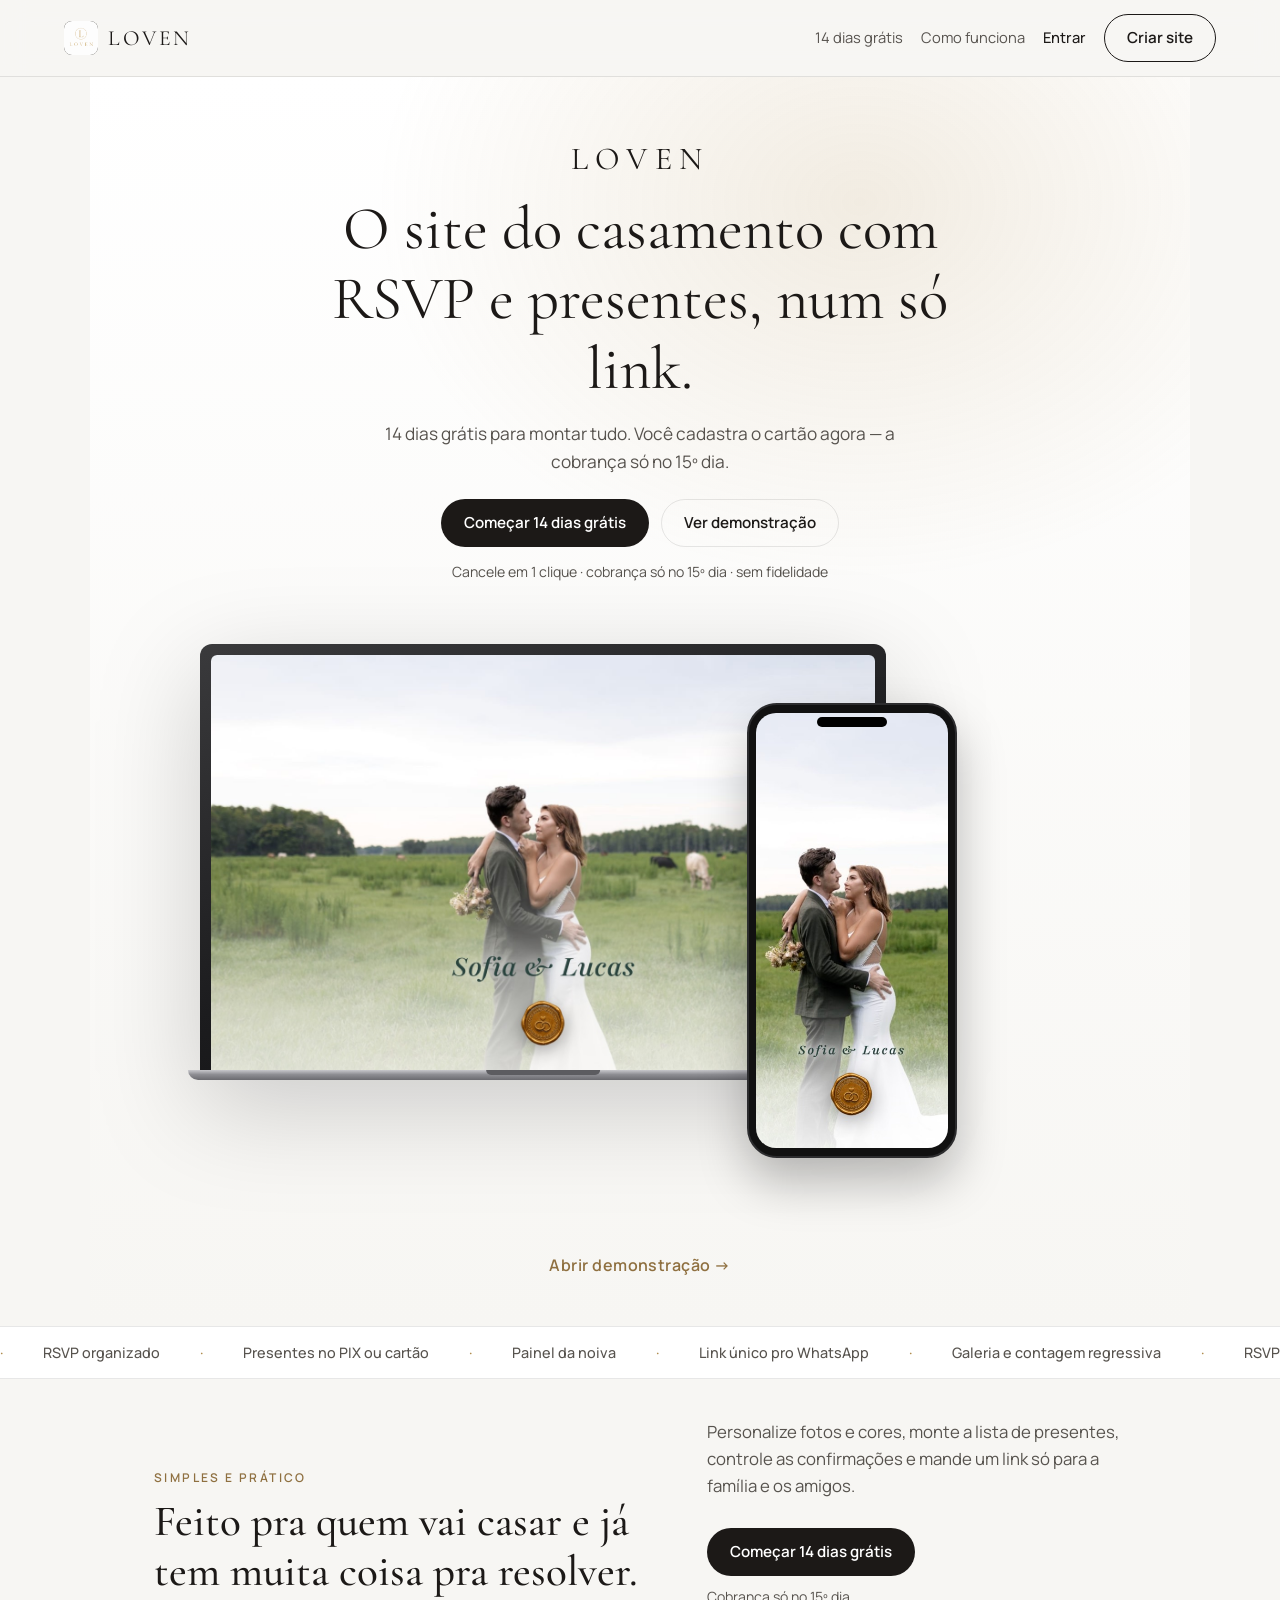
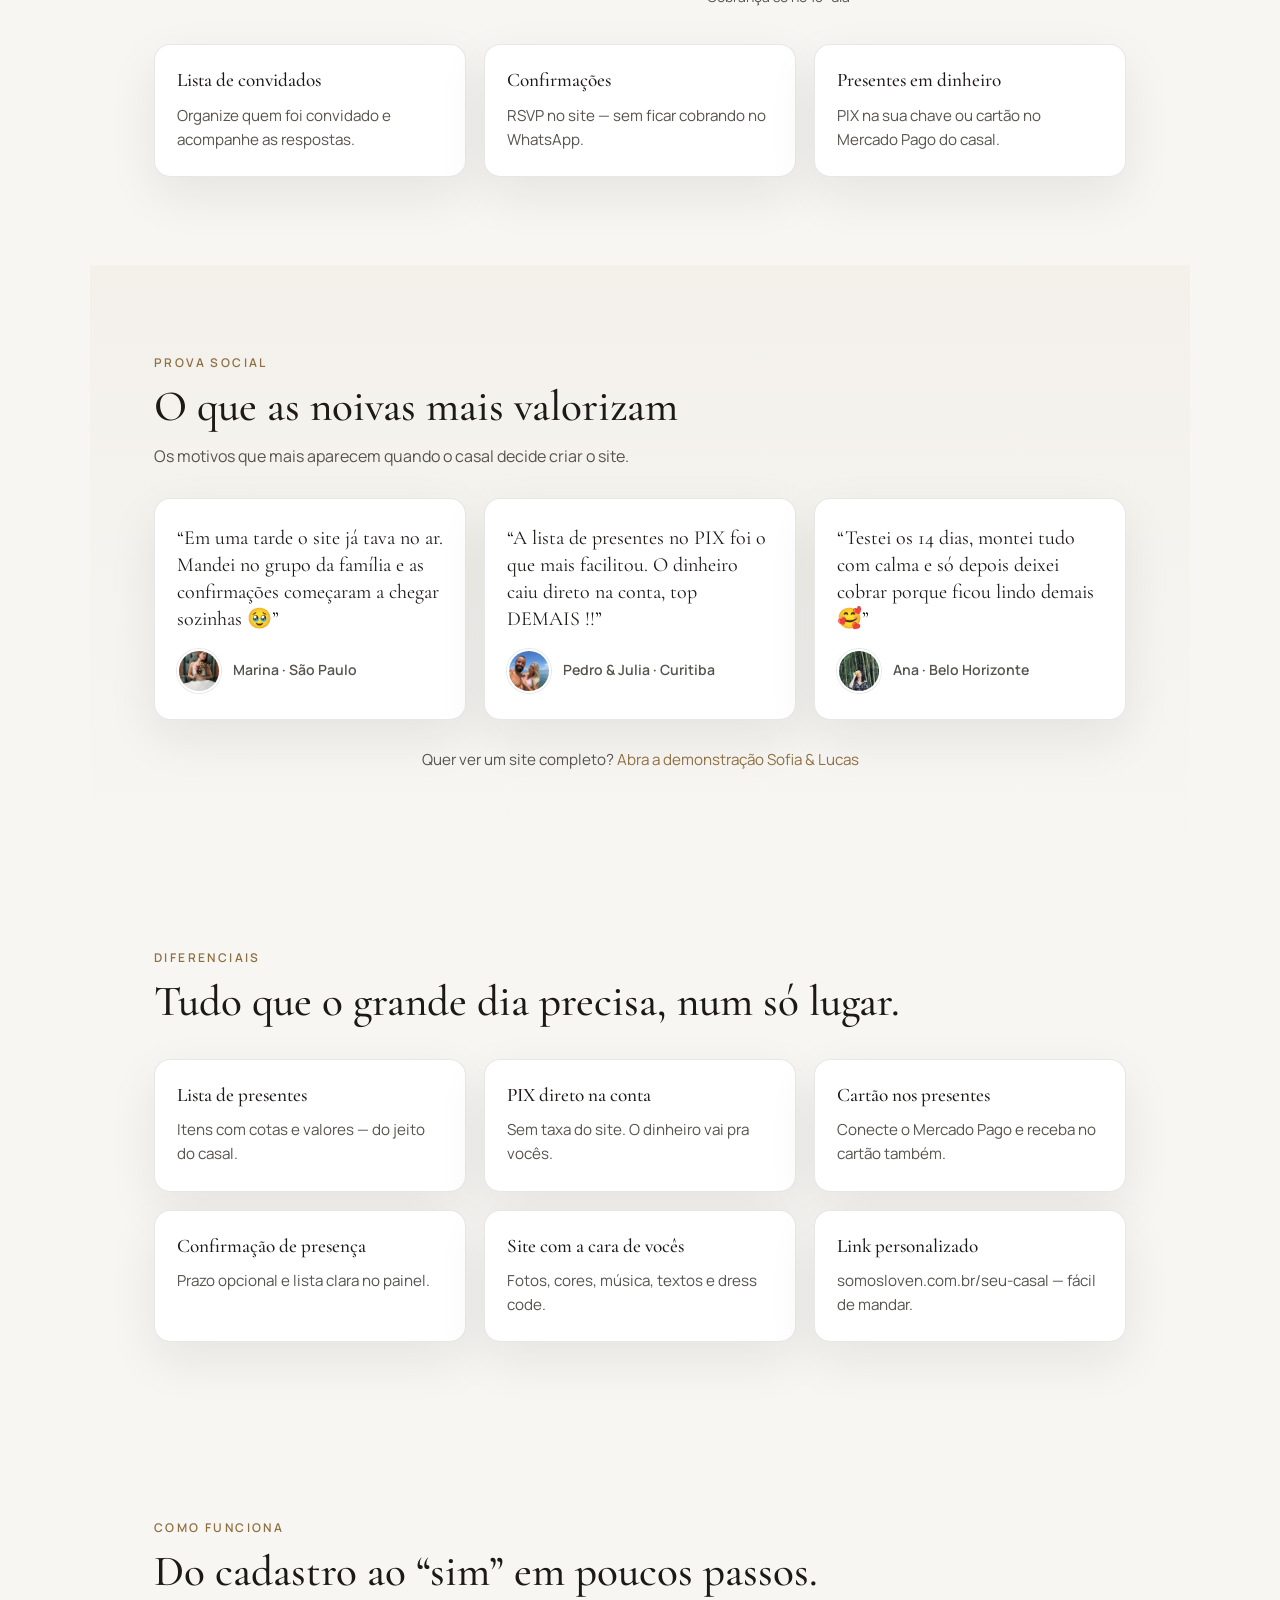
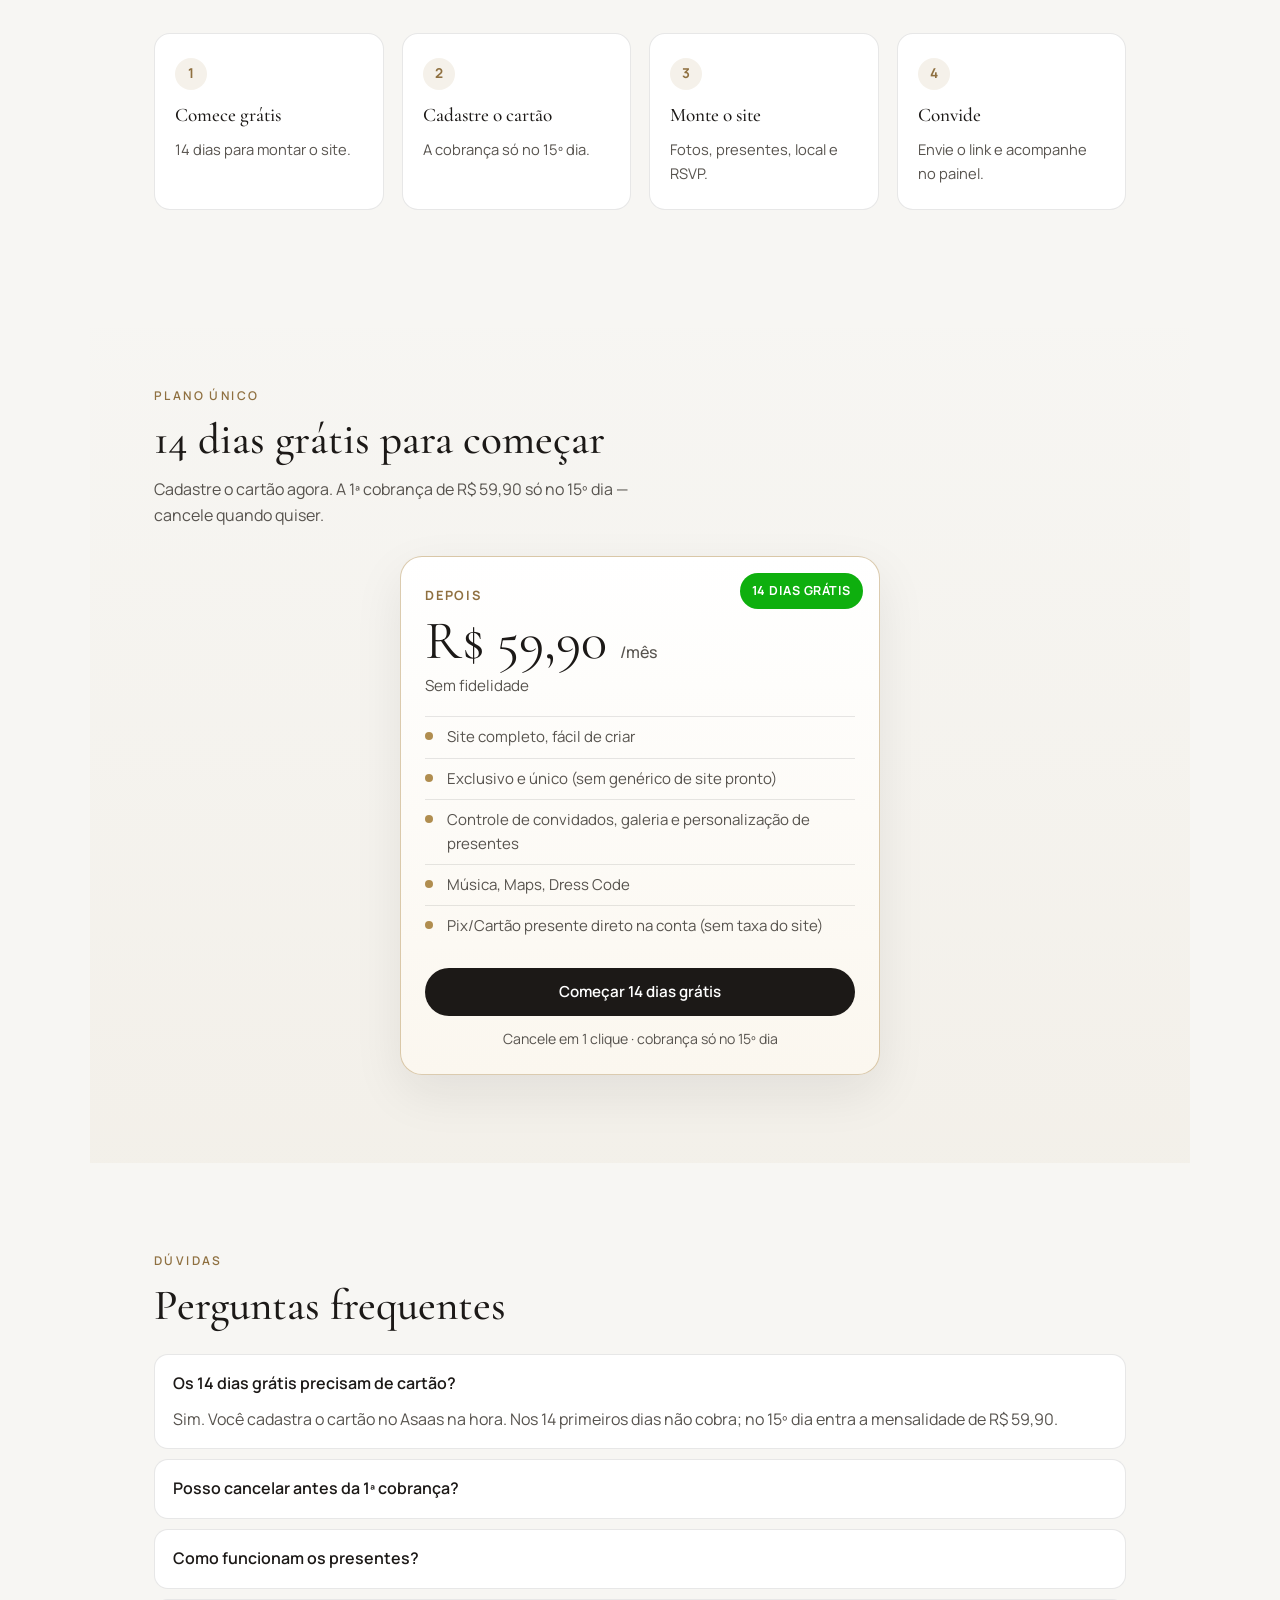
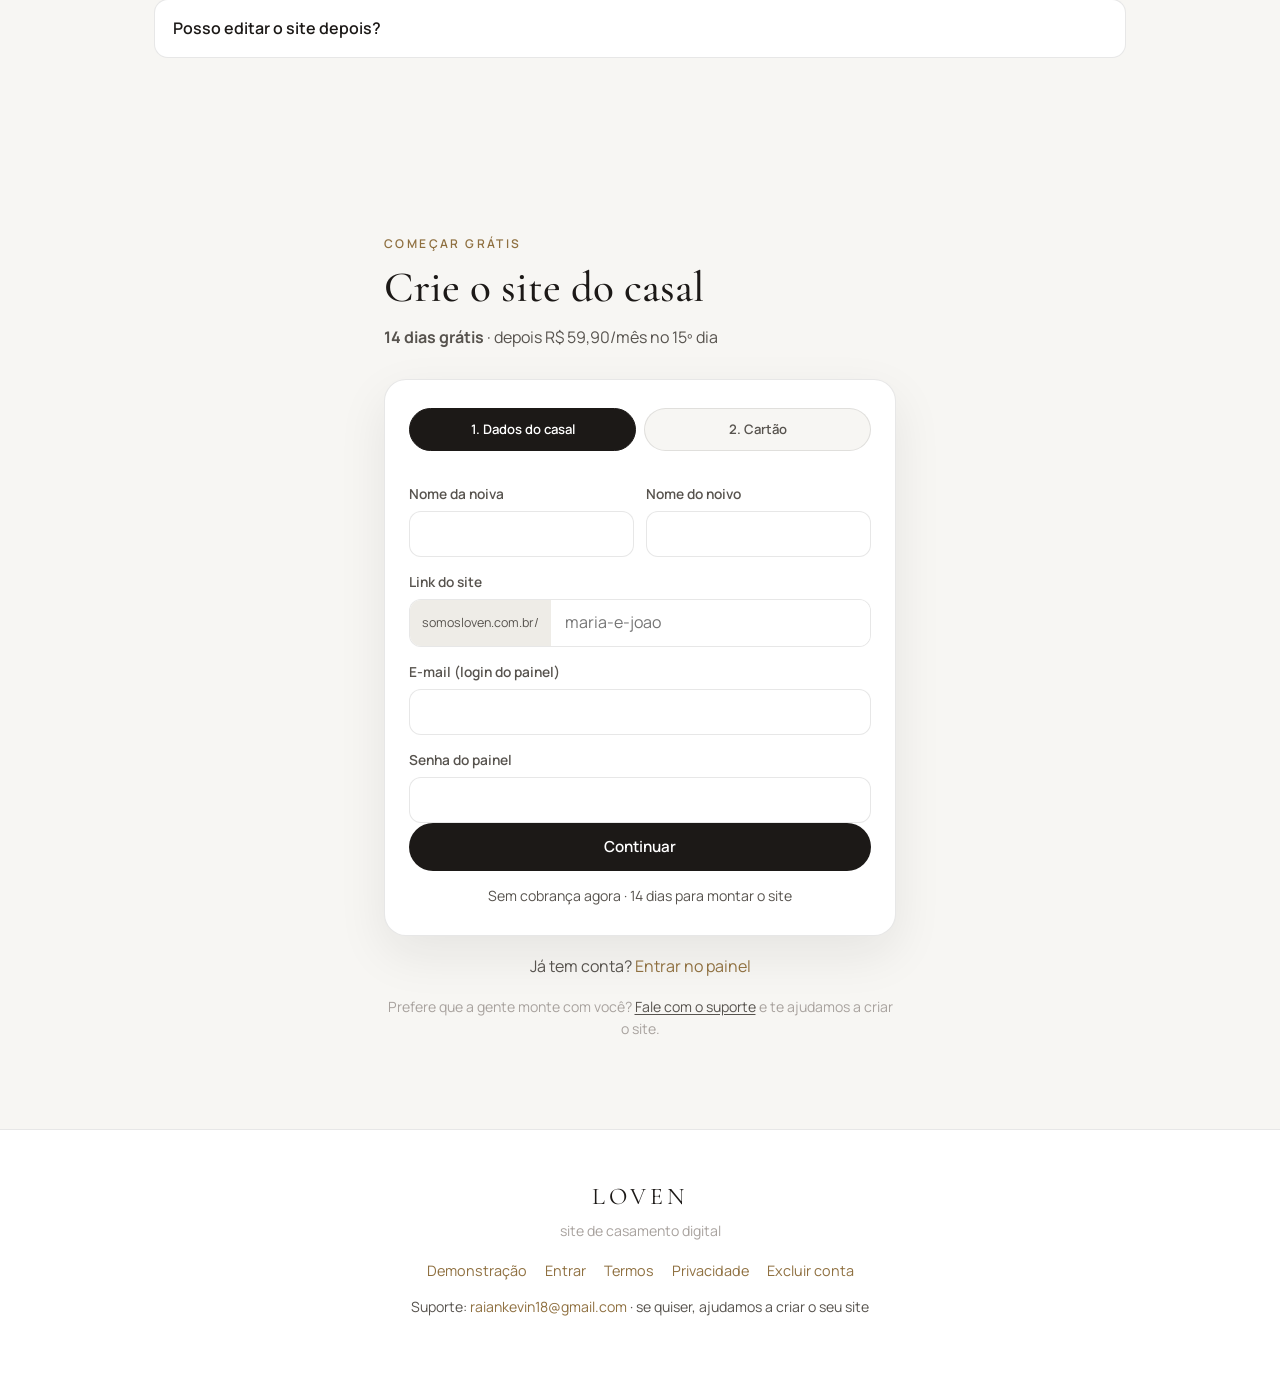
<file: index.html>
<!DOCTYPE html>
<html lang="pt-BR">
<head>
    <meta charset="UTF-8">
    <meta name="viewport" content="width=device-width, initial-scale=1.0">
    <title>Loven · site de casamento digital</title>
    <meta name="description" content="Loven — site de casamento com RSVP e presentes. 14 dias grátis com cartão; depois R$ 59,90/mês.">
    <meta name="theme-color" content="#1a1612">
    <link rel="canonical" href="https://somosloven.com.br/">
    <meta property="og:type" content="website">
    <meta property="og:locale" content="pt_BR">
    <meta property="og:site_name" content="Loven">
    <meta property="og:url" content="https://somosloven.com.br/">
    <meta property="og:title" content="Loven · site de casamento digital">
    <meta property="og:description" content="Site de casamento com RSVP e presentes. 14 dias grátis — depois R$ 59,90/mês.">
    <meta property="og:image" content="https://somosloven.com.br/imagens/og-image.jpg">
    <meta property="og:image:width" content="1200">
    <meta property="og:image:height" content="630">
    <meta name="twitter:card" content="summary_large_image">
    <meta name="twitter:title" content="Loven · site de casamento digital">
    <meta name="twitter:description" content="Site de casamento com RSVP e presentes. 14 dias grátis.">
    <meta name="twitter:image" content="https://somosloven.com.br/imagens/og-image.jpg">
    <link rel="icon" href="/favicon.ico?v=2" sizes="any">
    <link rel="icon" type="image/svg+xml" href="imagens/favicon.svg?v=2">
    <link rel="icon" type="image/png" href="imagens/favicon-96x96.png?v=2" sizes="96x96">
    <link rel="apple-touch-icon" sizes="180x180" href="imagens/apple-touch-icon.png?v=2">
    <link rel="preconnect" href="https://fonts.googleapis.com">
    <link rel="preconnect" href="https://fonts.gstatic.com" crossorigin>
    <link href="https://fonts.googleapis.com/css2?family=Cormorant+Garamond:ital,wght@0,400;0,500;0,600;1,400&family=Manrope:wght@400;500;600;700&display=swap" rel="stylesheet">
    <link rel="stylesheet" href="landing.css">
</head>
<body>
    <header class="topo">
        <a class="marca" href="./index.html">
            <img class="marca-logo" src="imagens/brand/loven-logo-monograma.png" alt="" width="36" height="36">
            <span class="marca-nome">Loven</span>
        </a>
        <nav>
            <a href="#planos" class="nav-link">14 dias grátis</a>
            <a href="#como" class="nav-link">Como funciona</a>
            <a href="https://somosloven.com.br/admin/" class="link-entrar">Entrar</a>
            <a href="#comecar" class="btn-nav">Criar site</a>
        </nav>
    </header>

    <main>
        <section class="hero">
            <div class="hero-copy">
                <p class="hero-brand">Loven</p>
                <h1>O site do casamento com RSVP e presentes, num só link.</h1>
                <p class="hero-lead">
                    14 dias grátis para montar tudo. Você cadastra o cartão agora — a cobrança só no 15º dia.
                </p>
                <div class="cta-row">
                    <a class="btn-primario" href="#comecar">Começar 14 dias grátis</a>
                    <a class="btn-ghost" href="https://somosloven.com.br/sofiaelucas" target="_blank" rel="noopener">Ver demonstração</a>
                </div>
                <p class="trust-line">Cancele em 1 clique · cobrança só no 15º dia · sem fidelidade</p>
            </div>

            <a class="hero-visual" href="https://somosloven.com.br/sofiaelucas" target="_blank" rel="noopener" aria-label="Abrir demonstração Sofia e Lucas">
                <div class="demo-stage" role="img" aria-label="Prévia do site Sofia &amp; Lucas no notebook e no celular">
                    <div class="demo-laptop" aria-hidden="true">
                        <div class="demo-laptop-lid">
                            <div class="demo-laptop-bezel">
                                <img class="demo-laptop-screen" src="imagens/sofia-desktop-screen.jpg" alt="" width="960" height="600" decoding="async">
                            </div>
                        </div>
                        <div class="demo-laptop-base"><span class="demo-laptop-notch"></span></div>
                    </div>
                    <div class="demo-phone" aria-hidden="true">
                        <span class="demo-phone-island"></span>
                        <img class="demo-phone-screen" src="imagens/sofia-mobile-screen.jpg" alt="" width="390" height="844" decoding="async">
                    </div>
                </div>
                <span class="demo-cta">Abrir demonstração →</span>
            </a>
        </section>

        <section class="faixa-beneficios" aria-label="Benefícios">
            <div class="faixa-track">
                <span>RSVP organizado</span>
                <span>Presentes no PIX ou cartão</span>
                <span>Painel da noiva</span>
                <span>Link único pro WhatsApp</span>
                <span>Galeria e contagem regressiva</span>
                <span>RSVP organizado</span>
                <span>Presentes no PIX ou cartão</span>
                <span>Painel da noiva</span>
                <span>Link único pro WhatsApp</span>
                <span>Galeria e contagem regressiva</span>
            </div>
        </section>

        <section class="bloco bloco-intro revelar">
            <div class="intro-grid">
                <div>
                    <p class="sec-kicker">Simples e prático</p>
                    <h2>Feito pra quem vai casar e já tem muita coisa pra resolver.</h2>
                </div>
                <div>
                    <p class="bloco-lead intro-texto">
                        Personalize fotos e cores, monte a lista de presentes, controle as confirmações
                        e mande um link só para a família e os amigos.
                    </p>
                    <a class="btn-primario" href="#comecar">Começar 14 dias grátis</a>
                    <p class="trust-line trust-inline">Cobrança só no 15º dia</p>
                </div>
            </div>
            <div class="intro-cards">
                <article>
                    <h3>Lista de convidados</h3>
                    <p>Organize quem foi convidado e acompanhe as respostas.</p>
                </article>
                <article>
                    <h3>Confirmações</h3>
                    <p>RSVP no site — sem ficar cobrando no WhatsApp.</p>
                </article>
                <article>
                    <h3>Presentes em dinheiro</h3>
                    <p>PIX na sua chave ou cartão no Mercado Pago do casal.</p>
                </article>
            </div>
        </section>

        <section id="prova" class="bloco bloco-prova revelar">
            <p class="sec-kicker">Prova social</p>
            <h2>O que as noivas mais valorizam</h2>
            <p class="bloco-lead">Os motivos que mais aparecem quando o casal decide criar o site.</p>
            <div class="prova-grid">
                <figure class="prova-card">
                    <blockquote>“Em uma tarde o site já tava no ar. Mandei no grupo da família e as confirmações começaram a chegar sozinhas 🥹”</blockquote>
                    <figcaption>
                        <img class="prova-avatar" src="imagens/prova/marina.jpg" alt="" width="48" height="48" loading="lazy" decoding="async">
                        <span>Marina · São Paulo</span>
                    </figcaption>
                </figure>
                <figure class="prova-card">
                    <blockquote>“A lista de presentes no PIX foi o que mais facilitou. O dinheiro caiu direto na conta, top DEMAIS !!”</blockquote>
                    <figcaption>
                        <img class="prova-avatar" src="imagens/prova/julia.jpg" alt="" width="48" height="48" loading="lazy" decoding="async">
                        <span>Pedro &amp; Julia · Curitiba</span>
                    </figcaption>
                </figure>
                <figure class="prova-card">
                    <blockquote>“Testei os 14 dias, montei tudo com calma e só depois deixei cobrar porque ficou lindo demais 🥰”</blockquote>
                    <figcaption>
                        <img class="prova-avatar" src="imagens/prova/ana.jpg" alt="" width="48" height="48" loading="lazy" decoding="async">
                        <span>Ana · Belo Horizonte</span>
                    </figcaption>
                </figure>
            </div>
            <p class="prova-nota">
                Quer ver um site completo?
                <a href="https://somosloven.com.br/sofiaelucas" target="_blank" rel="noopener">Abra a demonstração Sofia &amp; Lucas</a>
            </p>
        </section>

        <section class="bloco bloco-features revelar">
            <p class="sec-kicker">Diferenciais</p>
            <h2>Tudo que o grande dia precisa, num só lugar.</h2>
            <div class="features">
                <article>
                    <h3>Lista de presentes</h3>
                    <p>Itens com cotas e valores — do jeito do casal.</p>
                </article>
                <article>
                    <h3>PIX direto na conta</h3>
                    <p>Sem taxa do site. O dinheiro vai pra vocês.</p>
                </article>
                <article>
                    <h3>Cartão nos presentes</h3>
                    <p>Conecte o Mercado Pago e receba no cartão também.</p>
                </article>
                <article>
                    <h3>Confirmação de presença</h3>
                    <p>Prazo opcional e lista clara no painel.</p>
                </article>
                <article>
                    <h3>Site com a cara de vocês</h3>
                    <p>Fotos, cores, música, textos e dress code.</p>
                </article>
                <article>
                    <h3>Link personalizado</h3>
                    <p>somosloven.com.br/seu-casal — fácil de mandar.</p>
                </article>
            </div>
        </section>

        <section id="como" class="bloco bloco-passos revelar">
            <p class="sec-kicker">Como funciona</p>
            <h2>Do cadastro ao “sim” em poucos passos.</h2>
            <ol class="passos">
                <li><span class="passo-num">1</span><h3>Comece grátis</h3><p>14 dias para montar o site.</p></li>
                <li><span class="passo-num">2</span><h3>Cadastre o cartão</h3><p>A cobrança só no 15º dia.</p></li>
                <li><span class="passo-num">3</span><h3>Monte o site</h3><p>Fotos, presentes, local e RSVP.</p></li>
                <li><span class="passo-num">4</span><h3>Convide</h3><p>Envie o link e acompanhe no painel.</p></li>
            </ol>
        </section>

        <section id="planos" class="bloco bloco-planos revelar">
            <p class="sec-kicker">Plano único</p>
            <h2>14 dias grátis para começar</h2>
            <p class="bloco-lead">Cadastre o cartão agora. A 1ª cobrança de R$&nbsp;59,90 só no 15º dia — cancele quando quiser.</p>

            <div class="plano-unico">
                <article class="plano-card plano-destaque">
                    <p class="plano-badge">14 dias grátis</p>
                    <p class="plano-eyebrow">Depois</p>
                    <p class="plano-preco">R$&nbsp;59,90 <span>/mês</span></p>
                    <p class="plano-sub">Sem fidelidade</p>
                    <ul>
                        <li>Site completo, fácil de criar</li>
                        <li>Exclusivo e único (sem genérico de site pronto)</li>
                        <li>Controle de convidados, galeria e personalização de presentes</li>
                        <li>Música, Maps, Dress Code</li>
                        <li>Pix/Cartão presente direto na conta (sem taxa do site)</li>
                    </ul>
                    <a class="btn-primario btn-full" href="#comecar">Começar 14 dias grátis</a>
                    <p class="trust-line">Cancele em 1 clique · cobrança só no 15º dia</p>
                </article>
            </div>
        </section>

        <section class="bloco bloco-faq revelar">
            <p class="sec-kicker">Dúvidas</p>
            <h2>Perguntas frequentes</h2>
            <div class="faq">
                <details open>
                    <summary>Os 14 dias grátis precisam de cartão?</summary>
                    <p>Sim. Você cadastra o cartão no Asaas na hora. Nos 14 primeiros dias não cobra; no 15º dia entra a mensalidade de R$&nbsp;59,90.</p>
                </details>
                <details>
                    <summary>Posso cancelar antes da 1ª cobrança?</summary>
                    <p>Sim. Cancele no período de teste e não há cobrança. Depois da 1ª mensalidade, cancele quando quiser.</p>
                </details>
                <details>
                    <summary>Como funcionam os presentes?</summary>
                    <p>PIX na chave de vocês ou cartão via Mercado Pago da conta do casal. A Loven não cobra taxa sobre o presente.</p>
                </details>
                <details>
                    <summary>Posso editar o site depois?</summary>
                    <p>Sim, quantas vezes quiser. O link continua o mesmo.</p>
                </details>
            </div>
        </section>

        <section id="comecar" class="bloco checkout revelar">
            <p class="sec-kicker">Começar grátis</p>
            <h2>Crie o site do casal</h2>
            <p class="bloco-lead"><strong>14 dias grátis</strong> · depois R$&nbsp;59,90/mês no 15º dia</p>

            <form id="form-checkout" class="form-checkout">
                <input type="hidden" id="plano" name="plano" value="trial">

                <div class="form-progress" aria-hidden="true">
                    <span class="form-progress-step is-active" data-progress="1">1. Dados do casal</span>
                    <span class="form-progress-step" data-progress="2">2. Cartão</span>
                </div>

                <div class="checkout-step is-active" data-step="1">
                    <div class="linha">
                        <div>
                            <label for="nomeNoiva">Nome da noiva</label>
                            <input id="nomeNoiva" name="nomeNoiva" required autocomplete="given-name">
                        </div>
                        <div>
                            <label for="nomeNoivo">Nome do noivo</label>
                            <input id="nomeNoivo" name="nomeNoivo" required autocomplete="family-name">
                        </div>
                    </div>

                    <label for="slug">Link do site</label>
                    <div class="slug-row">
                        <span class="slug-prefix">somosloven.com.br/</span>
                        <input id="slug" name="slug" required pattern="[a-z0-9-]{3,40}" placeholder="maria-e-joao"
                            title="Só letras minúsculas, números e hífen">
                    </div>

                    <label for="email">E-mail (login do painel)</label>
                    <input id="email" name="email" type="email" required autocomplete="email">

                    <label for="senha">Senha do painel</label>
                    <input id="senha" name="senha" type="password" required minlength="6" autocomplete="new-password">

                    <button type="button" class="btn-primario btn-full" id="btn-step-next">
                        Continuar
                    </button>
                    <p class="trust-line">Sem cobrança agora · 14 dias para montar o site</p>
                </div>

                <div class="checkout-step" data-step="2" hidden>
                    <p class="step-hint">Último passo: CPF do titular e cadastro do cartão no Asaas. A 1ª cobrança só no 15º dia.</p>

                    <label for="cpf">CPF do titular do cartão</label>
                    <input id="cpf" name="cpf" required inputmode="numeric" autocomplete="off"
                        placeholder="000.000.000-00" maxlength="14">

                    <p class="termos">
                        Ao continuar, você cadastra o cartão e concorda com os
                        <a href="./termos.html">Termos de Uso</a> e a
                        <a href="./privacidade.html">Política de Privacidade</a>.
                        Nos 14 primeiros dias não há cobrança. Cancele quando quiser — sem fidelidade.
                    </p>

                    <button type="submit" class="btn-primario btn-full" id="btn-checkout">
                        Cadastrar cartão e começar grátis
                    </button>
                    <button type="button" class="btn-ghost btn-full" id="btn-step-back">Voltar</button>
                    <p class="trust-line">Cancele em 1 clique · cobrança só no 15º dia</p>
                    <p id="msg-checkout" class="msg" role="status"></p>
                </div>
            </form>

            <p class="ja-tem">Já tem conta? <a href="https://somosloven.com.br/admin/">Entrar no painel</a></p>
            <p class="ajuda-criar">
                Prefere que a gente monte com você?
                <a href="mailto:raiankevin18@gmail.com?subject=Ajuda%20para%20criar%20meu%20site%20Loven">Fale com o suporte</a>
                e te ajudamos a criar o site.
            </p>
        </section>
    </main>

    <footer class="rodape">
        <p class="rodape-brand">Loven</p>
        <p class="rodape-tag">site de casamento digital</p>
        <p class="rodape-links">
            <a href="https://somosloven.com.br/sofiaelucas" target="_blank" rel="noopener">Demonstração</a>
            <a href="https://somosloven.com.br/admin/">Entrar</a>
            <a href="./termos.html">Termos</a>
            <a href="./privacidade.html">Privacidade</a>
            <a href="./exclusao-de-conta.html">Excluir conta</a>
        </p>
        <p class="rodape-suporte">
            Suporte: <a href="mailto:raiankevin18@gmail.com">raiankevin18@gmail.com</a>
            · se quiser, ajudamos a criar o seu site
        </p>
    </footer>

    <script src="landing.js"></script>
</body>
</html>
</file>
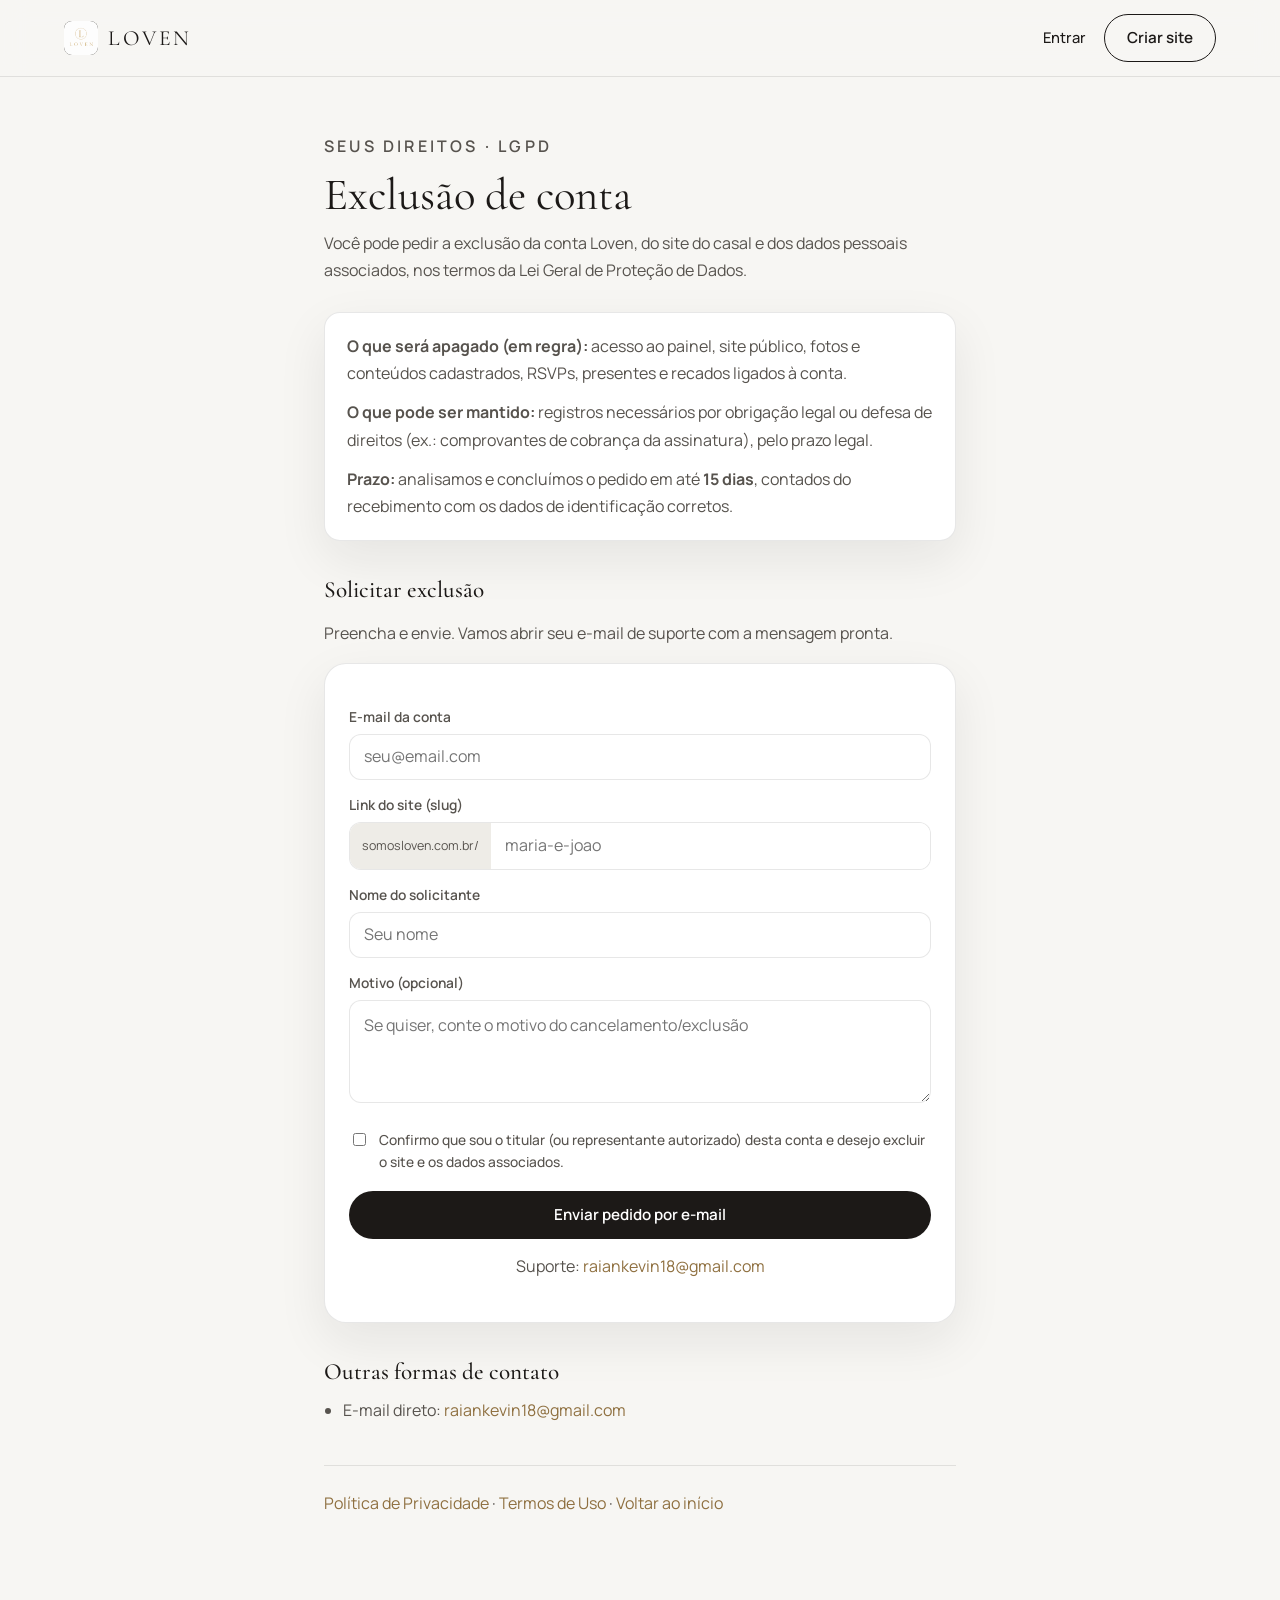
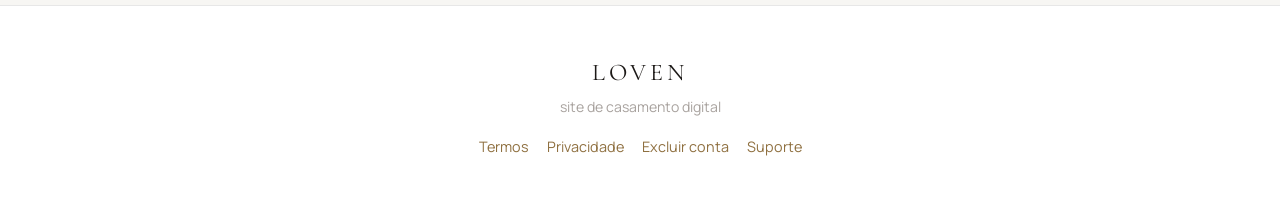
<file: exclusao-de-conta.html>
<!DOCTYPE html>
<html lang="pt-BR">
<head>
    <meta charset="UTF-8">
    <meta name="viewport" content="width=device-width, initial-scale=1.0">
    <title>Exclusão de conta · Loven</title>
    <meta name="description" content="Solicite a exclusão da sua conta e dos dados pessoais no Loven (LGPD).">
    <meta name="theme-color" content="#1a1612">
    <link rel="icon" href="/favicon.ico?v=2" sizes="any">
    <link rel="icon" type="image/svg+xml" href="imagens/favicon.svg?v=2">
    <link rel="preconnect" href="https://fonts.googleapis.com">
    <link rel="preconnect" href="https://fonts.gstatic.com" crossorigin>
    <link href="https://fonts.googleapis.com/css2?family=Cormorant+Garamond:ital,wght@0,400;0,500;0,600;1,400&family=Manrope:wght@400;500;600;700&display=swap" rel="stylesheet">
    <link rel="stylesheet" href="landing.css">
</head>
<body>
    <header class="topo">
        <a class="marca" href="./index.html">
            <img class="marca-logo" src="imagens/brand/loven-logo-monograma.png" alt="" width="36" height="36">
            <span class="marca-nome">Loven</span>
        </a>
        <nav>
            <a href="https://somosloven.com.br/admin/" class="link-entrar">Entrar</a>
            <a href="./index.html#comecar" class="btn-nav">Criar site</a>
        </nav>
    </header>

    <main class="pagina-legal">
        <p class="sec-kicker">Seus direitos · LGPD</p>
        <h1>Exclusão de conta</h1>
        <p class="bloco-lead" style="max-width: none;">
            Você pode pedir a exclusão da conta Loven, do site do casal e dos dados pessoais associados,
            nos termos da Lei Geral de Proteção de Dados.
        </p>

        <div class="legal-callout">
            <p><strong>O que será apagado (em regra):</strong> acesso ao painel, site público, fotos e conteúdos cadastrados, RSVPs, presentes e recados ligados à conta.</p>
            <p><strong>O que pode ser mantido:</strong> registros necessários por obrigação legal ou defesa de direitos (ex.: comprovantes de cobrança da assinatura), pelo prazo legal.</p>
            <p><strong>Prazo:</strong> analisamos e concluímos o pedido em até <strong>15 dias</strong>, contados do recebimento com os dados de identificação corretos.</p>
        </div>

        <h2>Solicitar exclusão</h2>
        <p>Preencha e envie. Vamos abrir seu e-mail de suporte com a mensagem pronta.</p>

        <form id="form-exclusao" class="form-checkout form-exclusao">
            <label for="email">E-mail da conta</label>
            <input id="email" name="email" type="email" required autocomplete="email" placeholder="seu@email.com">

            <label for="slug">Link do site (slug)</label>
            <div class="slug-row">
                <span class="slug-prefix">somosloven.com.br/</span>
                <input id="slug" name="slug" required pattern="[a-z0-9-]{3,40}" placeholder="maria-e-joao"
                    title="Só letras minúsculas, números e hífen">
            </div>

            <label for="nome">Nome do solicitante</label>
            <input id="nome" name="nome" required autocomplete="name" placeholder="Seu nome">

            <label for="motivo">Motivo (opcional)</label>
            <textarea id="motivo" name="motivo" rows="3" placeholder="Se quiser, conte o motivo do cancelamento/exclusão"></textarea>

            <label class="check-linha">
                <input type="checkbox" id="confirma" required>
                <span>Confirmo que sou o titular (ou representante autorizado) desta conta e desejo excluir o site e os dados associados.</span>
            </label>

            <button type="submit" class="btn-primario btn-full">Enviar pedido por e-mail</button>
            <p class="trust-line">Suporte: <a href="mailto:raiankevin18@gmail.com">raiankevin18@gmail.com</a></p>
            <p id="msg-exclusao" class="msg" role="status"></p>
        </form>

        <h2>Outras formas de contato</h2>
        <ul>
            <li>E-mail direto: <a href="mailto:raiankevin18@gmail.com?subject=Exclus%C3%A3o%20de%20conta%20Loven">raiankevin18@gmail.com</a></li>
        </ul>

        <p class="legal-nav">
            <a href="./privacidade.html">Política de Privacidade</a>
            · <a href="./termos.html">Termos de Uso</a>
            · <a href="./index.html">Voltar ao início</a>
        </p>
    </main>

    <footer class="rodape">
        <p class="rodape-brand">Loven</p>
        <p class="rodape-tag">site de casamento digital</p>
        <p class="rodape-links">
            <a href="./termos.html">Termos</a>
            <a href="./privacidade.html">Privacidade</a>
            <a href="./exclusao-de-conta.html">Excluir conta</a>
            <a href="mailto:raiankevin18@gmail.com">Suporte</a>
        </p>
    </footer>

    <script>
        const form = document.getElementById("form-exclusao");
        const msg = document.getElementById("msg-exclusao");
        const slugInput = document.getElementById("slug");

        slugInput?.addEventListener("input", () => {
            slugInput.value = slugInput.value
                .toLowerCase()
                .normalize("NFD")
                .replace(/[\u0300-\u036f]/g, "")
                .replace(/[^a-z0-9-]/g, "");
        });

        form?.addEventListener("submit", (e) => {
            e.preventDefault();
            const email = document.getElementById("email").value.trim();
            const slug = document.getElementById("slug").value.trim();
            const nome = document.getElementById("nome").value.trim();
            const motivo = document.getElementById("motivo").value.trim() || "(não informado)";
            const corpo = [
                "Pedido de exclusão de conta — Loven",
                "",
                `Nome: ${nome}`,
                `E-mail da conta: ${email}`,
                `Site: somosloven.com.br/${slug}`,
                `Motivo: ${motivo}`,
                "",
                "Solicito a exclusão da conta, do site e dos dados pessoais associados, nos termos da LGPD."
            ].join("\n");
            const url = `mailto:raiankevin18@gmail.com?subject=${encodeURIComponent("Exclusão de conta Loven — " + slug)}&body=${encodeURIComponent(corpo)}`;
            msg.className = "msg ok";
            msg.textContent = "Abrindo seu aplicativo de e-mail… Se não abrir, escreva para raiankevin18@gmail.com.";
            window.location.href = url;
        });
    </script>
</body>
</html>
</file>
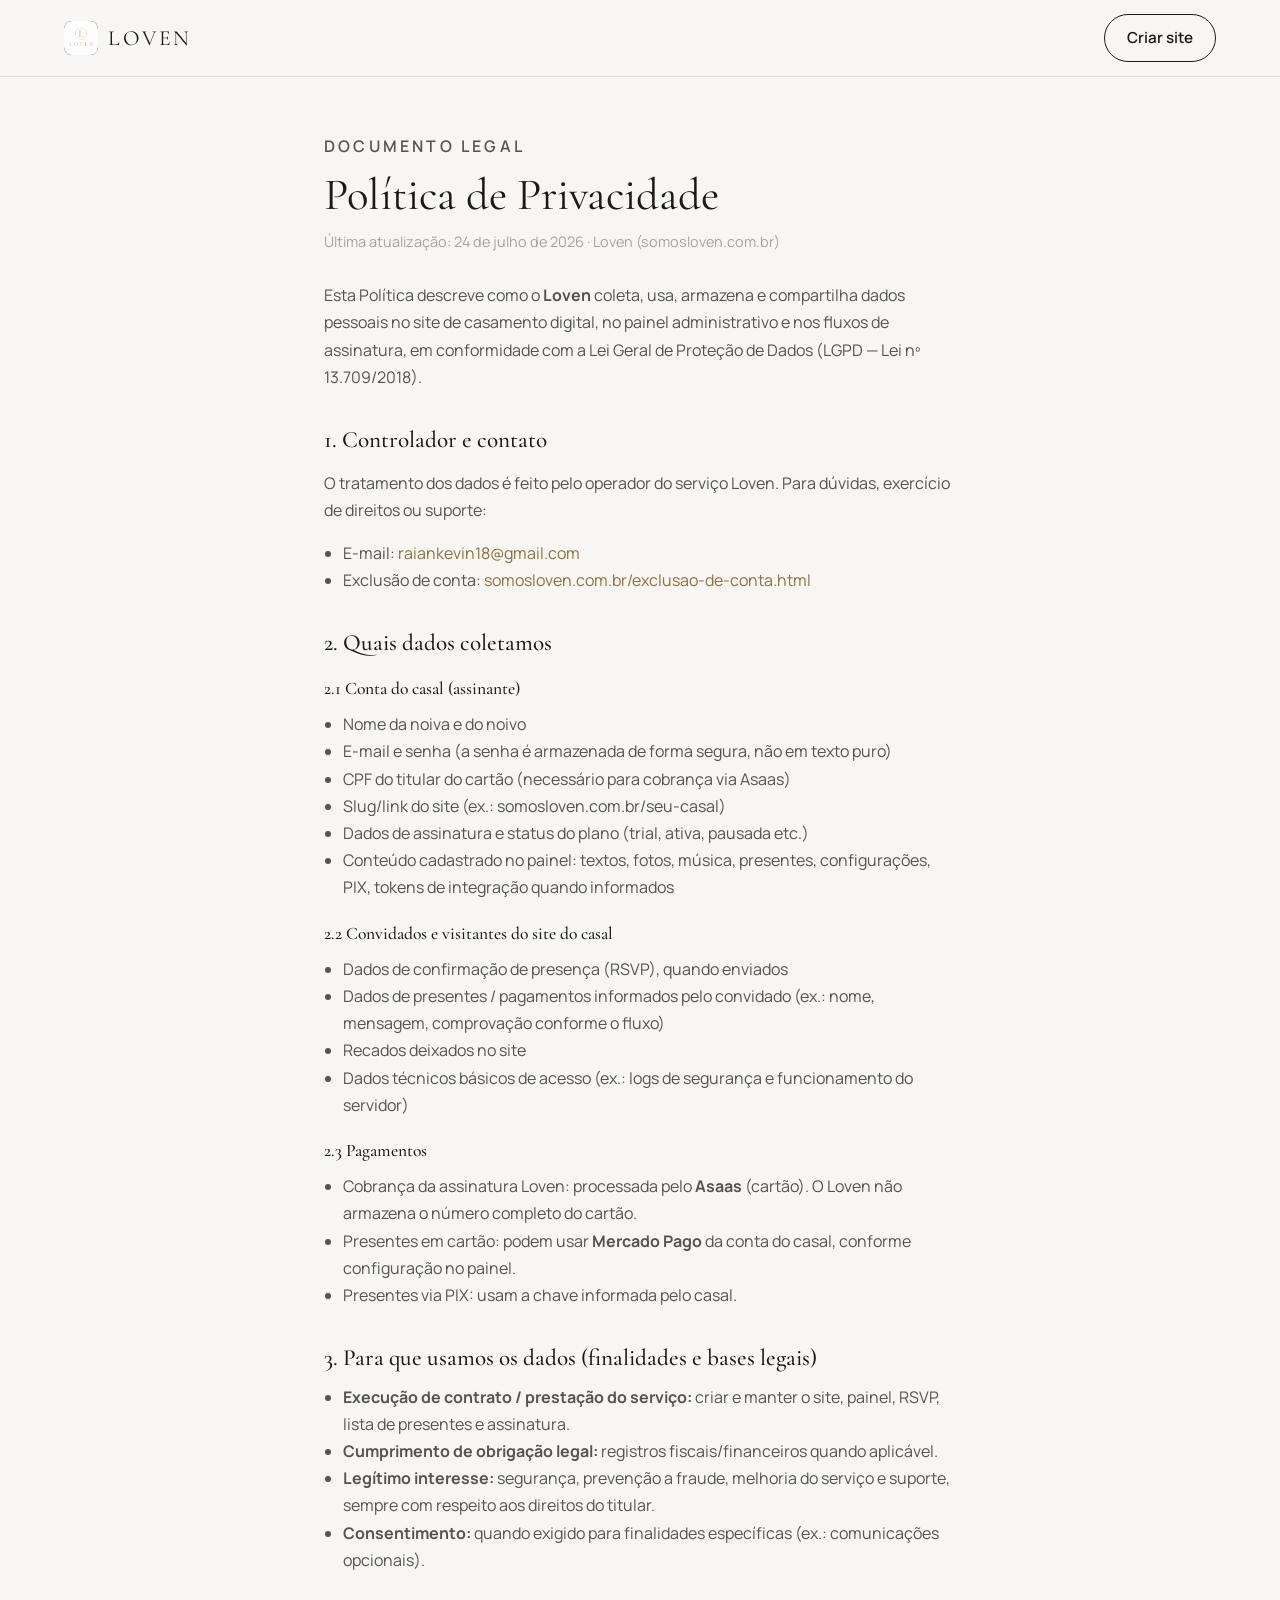
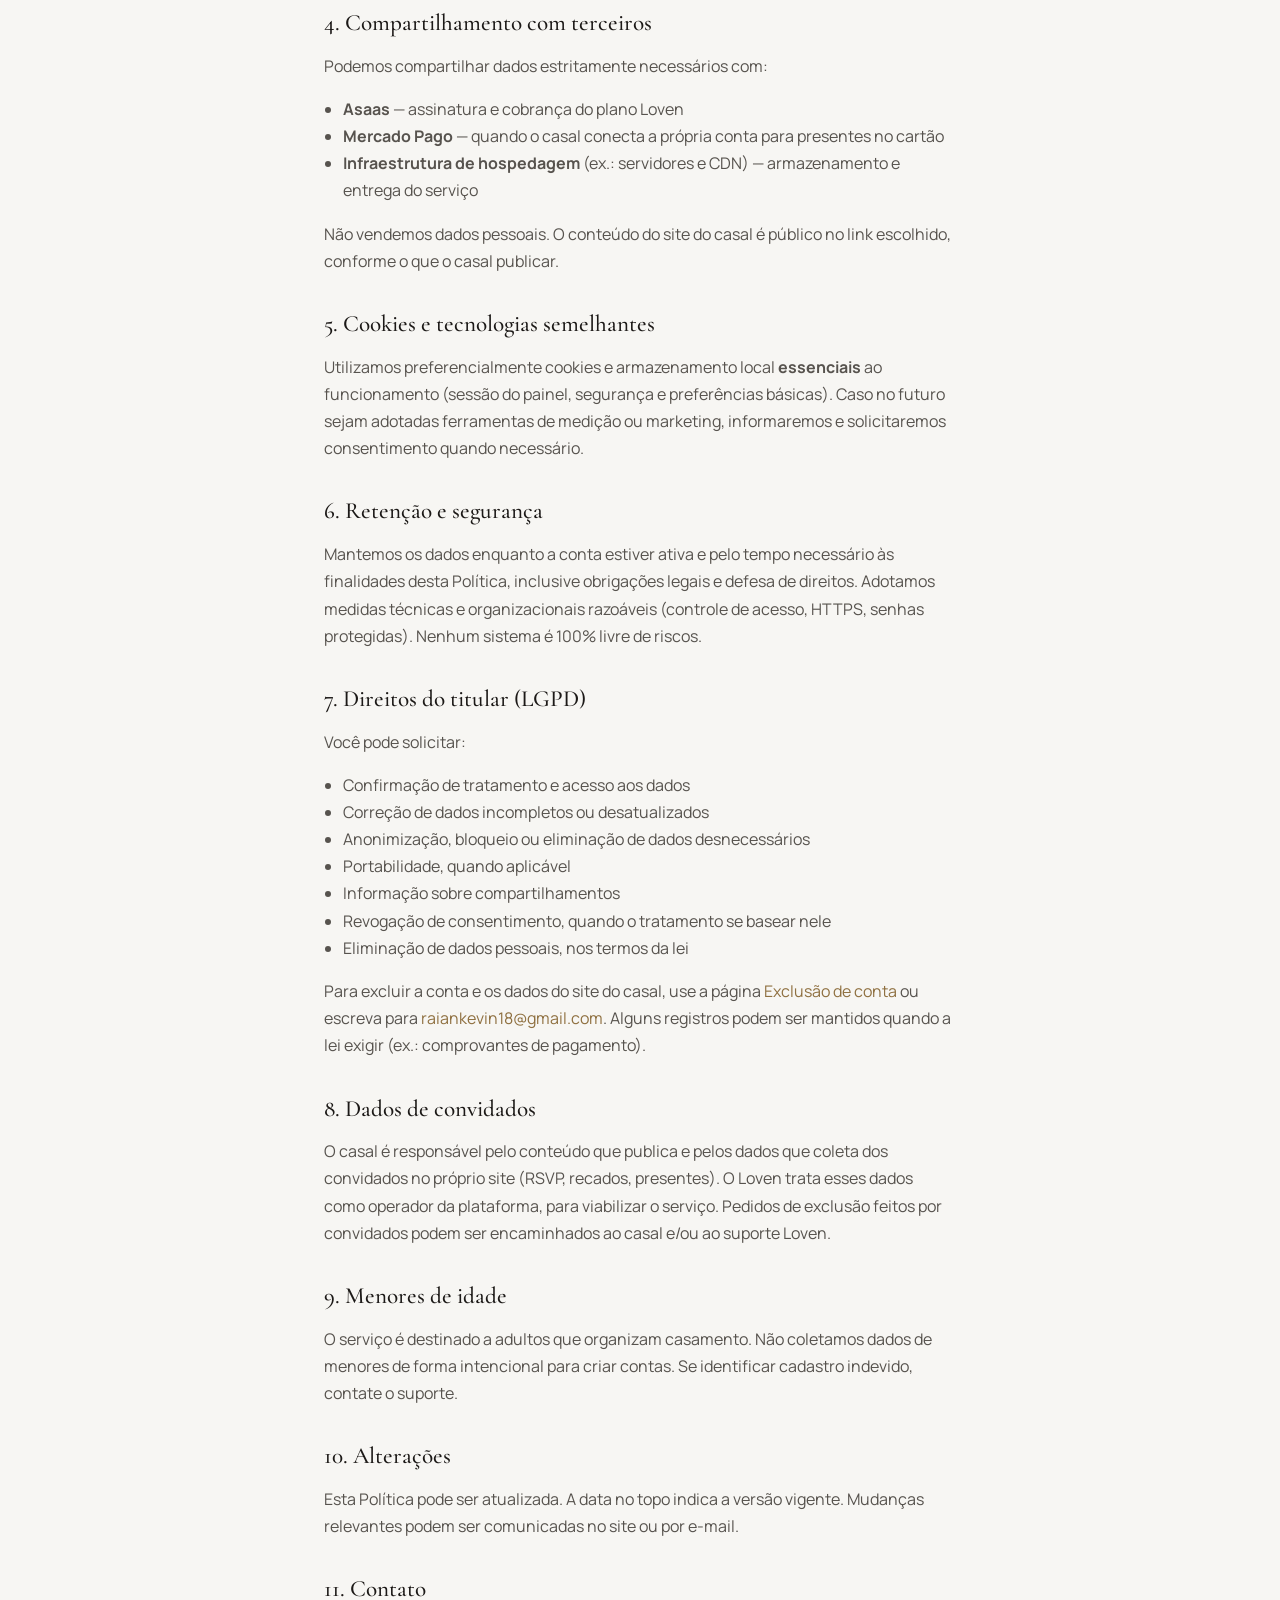
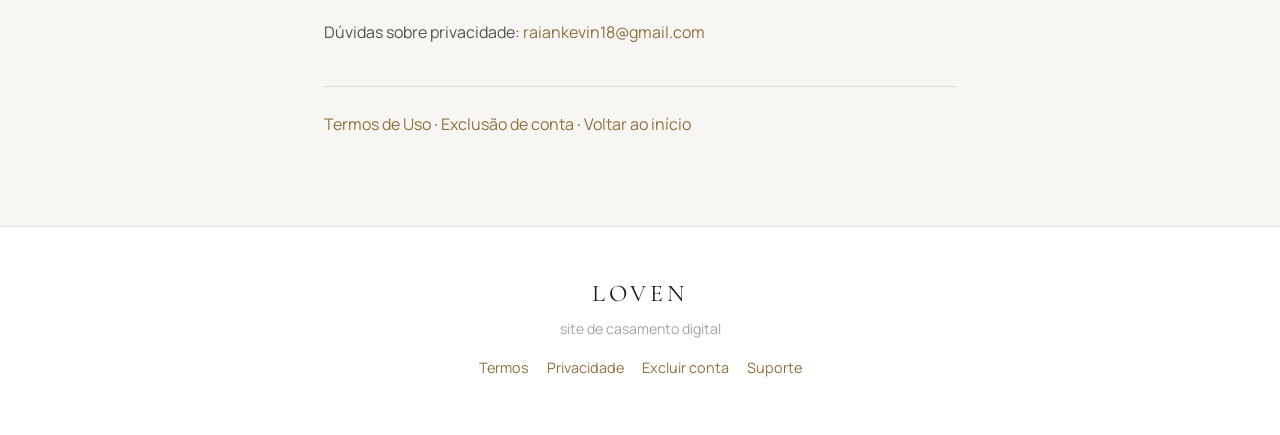
<file: privacidade.html>
<!DOCTYPE html>
<html lang="pt-BR">
<head>
    <meta charset="UTF-8">
    <meta name="viewport" content="width=device-width, initial-scale=1.0">
    <title>Política de Privacidade · Loven</title>
    <meta name="description" content="Política de Privacidade do Loven — como tratamos dados pessoais sob a LGPD.">
    <meta name="theme-color" content="#1a1612">
    <link rel="icon" href="/favicon.ico?v=2" sizes="any">
    <link rel="icon" type="image/svg+xml" href="imagens/favicon.svg?v=2">
    <link rel="preconnect" href="https://fonts.googleapis.com">
    <link rel="preconnect" href="https://fonts.gstatic.com" crossorigin>
    <link href="https://fonts.googleapis.com/css2?family=Cormorant+Garamond:ital,wght@0,400;0,500;0,600;1,400&family=Manrope:wght@400;500;600;700&display=swap" rel="stylesheet">
    <link rel="stylesheet" href="landing.css">
</head>
<body>
    <header class="topo">
        <a class="marca" href="./index.html">
            <img class="marca-logo" src="imagens/brand/loven-logo-monograma.png" alt="" width="36" height="36">
            <span class="marca-nome">Loven</span>
        </a>
        <nav>
            <a href="./index.html#comecar" class="btn-nav">Criar site</a>
        </nav>
    </header>

    <main class="pagina-legal">
        <p class="sec-kicker">Documento legal</p>
        <h1>Política de Privacidade</h1>
        <p class="legal-meta">Última atualização: 24 de julho de 2026 · Loven (somosloven.com.br)</p>

        <p>
            Esta Política descreve como o <strong>Loven</strong> coleta, usa, armazena e compartilha dados pessoais
            no site de casamento digital, no painel administrativo e nos fluxos de assinatura, em conformidade com a
            Lei Geral de Proteção de Dados (LGPD — Lei nº 13.709/2018).
        </p>

        <h2>1. Controlador e contato</h2>
        <p>
            O tratamento dos dados é feito pelo operador do serviço Loven.
            Para dúvidas, exercício de direitos ou suporte:
        </p>
        <ul>
            <li>E-mail: <a href="mailto:raiankevin18@gmail.com">raiankevin18@gmail.com</a></li>
            <li>Exclusão de conta: <a href="./exclusao-de-conta.html">somosloven.com.br/exclusao-de-conta.html</a></li>
        </ul>

        <h2>2. Quais dados coletamos</h2>
        <h3>2.1 Conta do casal (assinante)</h3>
        <ul>
            <li>Nome da noiva e do noivo</li>
            <li>E-mail e senha (a senha é armazenada de forma segura, não em texto puro)</li>
            <li>CPF do titular do cartão (necessário para cobrança via Asaas)</li>
            <li>Slug/link do site (ex.: somosloven.com.br/seu-casal)</li>
            <li>Dados de assinatura e status do plano (trial, ativa, pausada etc.)</li>
            <li>Conteúdo cadastrado no painel: textos, fotos, música, presentes, configurações, PIX, tokens de integração quando informados</li>
        </ul>
        <h3>2.2 Convidados e visitantes do site do casal</h3>
        <ul>
            <li>Dados de confirmação de presença (RSVP), quando enviados</li>
            <li>Dados de presentes / pagamentos informados pelo convidado (ex.: nome, mensagem, comprovação conforme o fluxo)</li>
            <li>Recados deixados no site</li>
            <li>Dados técnicos básicos de acesso (ex.: logs de segurança e funcionamento do servidor)</li>
        </ul>
        <h3>2.3 Pagamentos</h3>
        <ul>
            <li>Cobrança da assinatura Loven: processada pelo <strong>Asaas</strong> (cartão). O Loven não armazena o número completo do cartão.</li>
            <li>Presentes em cartão: podem usar <strong>Mercado Pago</strong> da conta do casal, conforme configuração no painel.</li>
            <li>Presentes via PIX: usam a chave informada pelo casal.</li>
        </ul>

        <h2>3. Para que usamos os dados (finalidades e bases legais)</h2>
        <ul>
            <li><strong>Execução de contrato / prestação do serviço:</strong> criar e manter o site, painel, RSVP, lista de presentes e assinatura.</li>
            <li><strong>Cumprimento de obrigação legal:</strong> registros fiscais/financeiros quando aplicável.</li>
            <li><strong>Legítimo interesse:</strong> segurança, prevenção a fraude, melhoria do serviço e suporte, sempre com respeito aos direitos do titular.</li>
            <li><strong>Consentimento:</strong> quando exigido para finalidades específicas (ex.: comunicações opcionais).</li>
        </ul>

        <h2>4. Compartilhamento com terceiros</h2>
        <p>Podemos compartilhar dados estritamente necessários com:</p>
        <ul>
            <li><strong>Asaas</strong> — assinatura e cobrança do plano Loven</li>
            <li><strong>Mercado Pago</strong> — quando o casal conecta a própria conta para presentes no cartão</li>
            <li><strong>Infraestrutura de hospedagem</strong> (ex.: servidores e CDN) — armazenamento e entrega do serviço</li>
        </ul>
        <p>Não vendemos dados pessoais. O conteúdo do site do casal é público no link escolhido, conforme o que o casal publicar.</p>

        <h2>5. Cookies e tecnologias semelhantes</h2>
        <p>
            Utilizamos preferencialmente cookies e armazenamento local <strong>essenciais</strong> ao funcionamento
            (sessão do painel, segurança e preferências básicas). Caso no futuro sejam adotadas ferramentas de
            medição ou marketing, informaremos e solicitaremos consentimento quando necessário.
        </p>

        <h2>6. Retenção e segurança</h2>
        <p>
            Mantemos os dados enquanto a conta estiver ativa e pelo tempo necessário às finalidades desta Política,
            inclusive obrigações legais e defesa de direitos. Adotamos medidas técnicas e organizacionais razoáveis
            (controle de acesso, HTTPS, senhas protegidas). Nenhum sistema é 100% livre de riscos.
        </p>

        <h2>7. Direitos do titular (LGPD)</h2>
        <p>Você pode solicitar:</p>
        <ul>
            <li>Confirmação de tratamento e acesso aos dados</li>
            <li>Correção de dados incompletos ou desatualizados</li>
            <li>Anonimização, bloqueio ou eliminação de dados desnecessários</li>
            <li>Portabilidade, quando aplicável</li>
            <li>Informação sobre compartilhamentos</li>
            <li>Revogação de consentimento, quando o tratamento se basear nele</li>
            <li>Eliminação de dados pessoais, nos termos da lei</li>
        </ul>
        <p>
            Para excluir a conta e os dados do site do casal, use a página
            <a href="./exclusao-de-conta.html">Exclusão de conta</a> ou escreva para
            <a href="mailto:raiankevin18@gmail.com">raiankevin18@gmail.com</a>.
            Alguns registros podem ser mantidos quando a lei exigir (ex.: comprovantes de pagamento).
        </p>

        <h2>8. Dados de convidados</h2>
        <p>
            O casal é responsável pelo conteúdo que publica e pelos dados que coleta dos convidados no próprio site
            (RSVP, recados, presentes). O Loven trata esses dados como operador da plataforma, para viabilizar o serviço.
            Pedidos de exclusão feitos por convidados podem ser encaminhados ao casal e/ou ao suporte Loven.
        </p>

        <h2>9. Menores de idade</h2>
        <p>
            O serviço é destinado a adultos que organizam casamento. Não coletamos dados de menores de forma intencional
            para criar contas. Se identificar cadastro indevido, contate o suporte.
        </p>

        <h2>10. Alterações</h2>
        <p>
            Esta Política pode ser atualizada. A data no topo indica a versão vigente.
            Mudanças relevantes podem ser comunicadas no site ou por e-mail.
        </p>

        <h2>11. Contato</h2>
        <p>
            Dúvidas sobre privacidade:
            <a href="mailto:raiankevin18@gmail.com">raiankevin18@gmail.com</a>
        </p>

        <p class="legal-nav">
            <a href="./termos.html">Termos de Uso</a>
            · <a href="./exclusao-de-conta.html">Exclusão de conta</a>
            · <a href="./index.html">Voltar ao início</a>
        </p>
    </main>

    <footer class="rodape">
        <p class="rodape-brand">Loven</p>
        <p class="rodape-tag">site de casamento digital</p>
        <p class="rodape-links">
            <a href="./termos.html">Termos</a>
            <a href="./privacidade.html">Privacidade</a>
            <a href="./exclusao-de-conta.html">Excluir conta</a>
            <a href="mailto:raiankevin18@gmail.com">Suporte</a>
        </p>
    </footer>
</body>
</html>
</file>
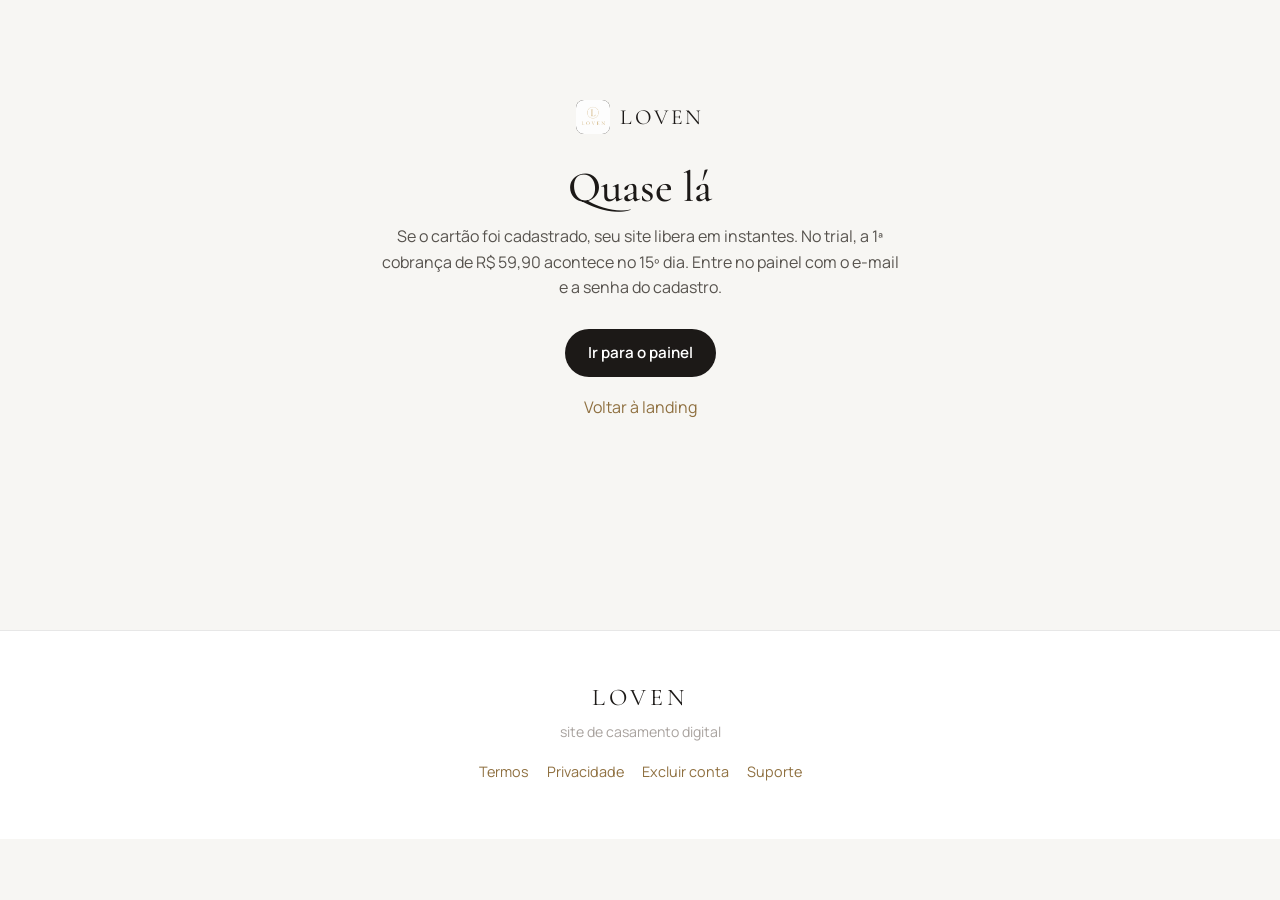
<file: sucesso.html>
<!DOCTYPE html>
<html lang="pt-BR">
<head>
    <meta charset="UTF-8">
    <meta name="viewport" content="width=device-width, initial-scale=1.0">
    <title>Assinatura confirmada · Loven</title>
    <meta name="theme-color" content="#1a1612">
    <link rel="icon" href="/favicon.ico?v=1" sizes="any">
    <link rel="icon" type="image/svg+xml" href="imagens/favicon.svg?v=1">
    <link rel="icon" type="image/png" href="imagens/favicon-96x96.png?v=1" sizes="96x96">
    <link rel="apple-touch-icon" sizes="180x180" href="imagens/apple-touch-icon.png?v=1">
    <link rel="preconnect" href="https://fonts.googleapis.com">
    <link rel="preconnect" href="https://fonts.gstatic.com" crossorigin>
    <link href="https://fonts.googleapis.com/css2?family=Cormorant+Garamond:wght@500;600&family=Manrope:wght@400;600;700&display=swap" rel="stylesheet">
    <link rel="stylesheet" href="landing.css">
</head>
<body>
    <main class="bloco" style="text-align:center; padding-top:100px; min-height:70vh;">
        <a class="marca" href="./index.html" style="justify-content:center; margin-bottom:28px;">
            <img class="marca-logo" src="imagens/brand/loven-logo-monograma.png" alt="" width="40" height="40">
            <span class="marca-nome">Loven</span>
        </a>
        <h2>Quase lá</h2>
        <p class="bloco-lead" style="margin-left:auto; margin-right:auto;">
            Se o cartão foi cadastrado, seu site libera em instantes.
            No trial, a 1ª cobrança de R$&nbsp;59,90 acontece no 15º dia.
            Entre no painel com o e-mail e a senha do cadastro.
        </p>
        <p style="margin-top:28px;">
            <a class="btn-primario" href="https://somosloven.com.br/admin/">Ir para o painel</a>
        </p>
        <p class="ja-tem"><a href="./index.html">Voltar à landing</a></p>
    </main>
    <footer class="rodape">
        <p class="rodape-brand">Loven</p>
        <p class="rodape-tag">site de casamento digital</p>
        <p class="rodape-links">
            <a href="./termos.html">Termos</a>
            <a href="./privacidade.html">Privacidade</a>
            <a href="./exclusao-de-conta.html">Excluir conta</a>
            <a href="mailto:raiankevin18@gmail.com">Suporte</a>
        </p>
    </footer>
</body>
</html>
</file>
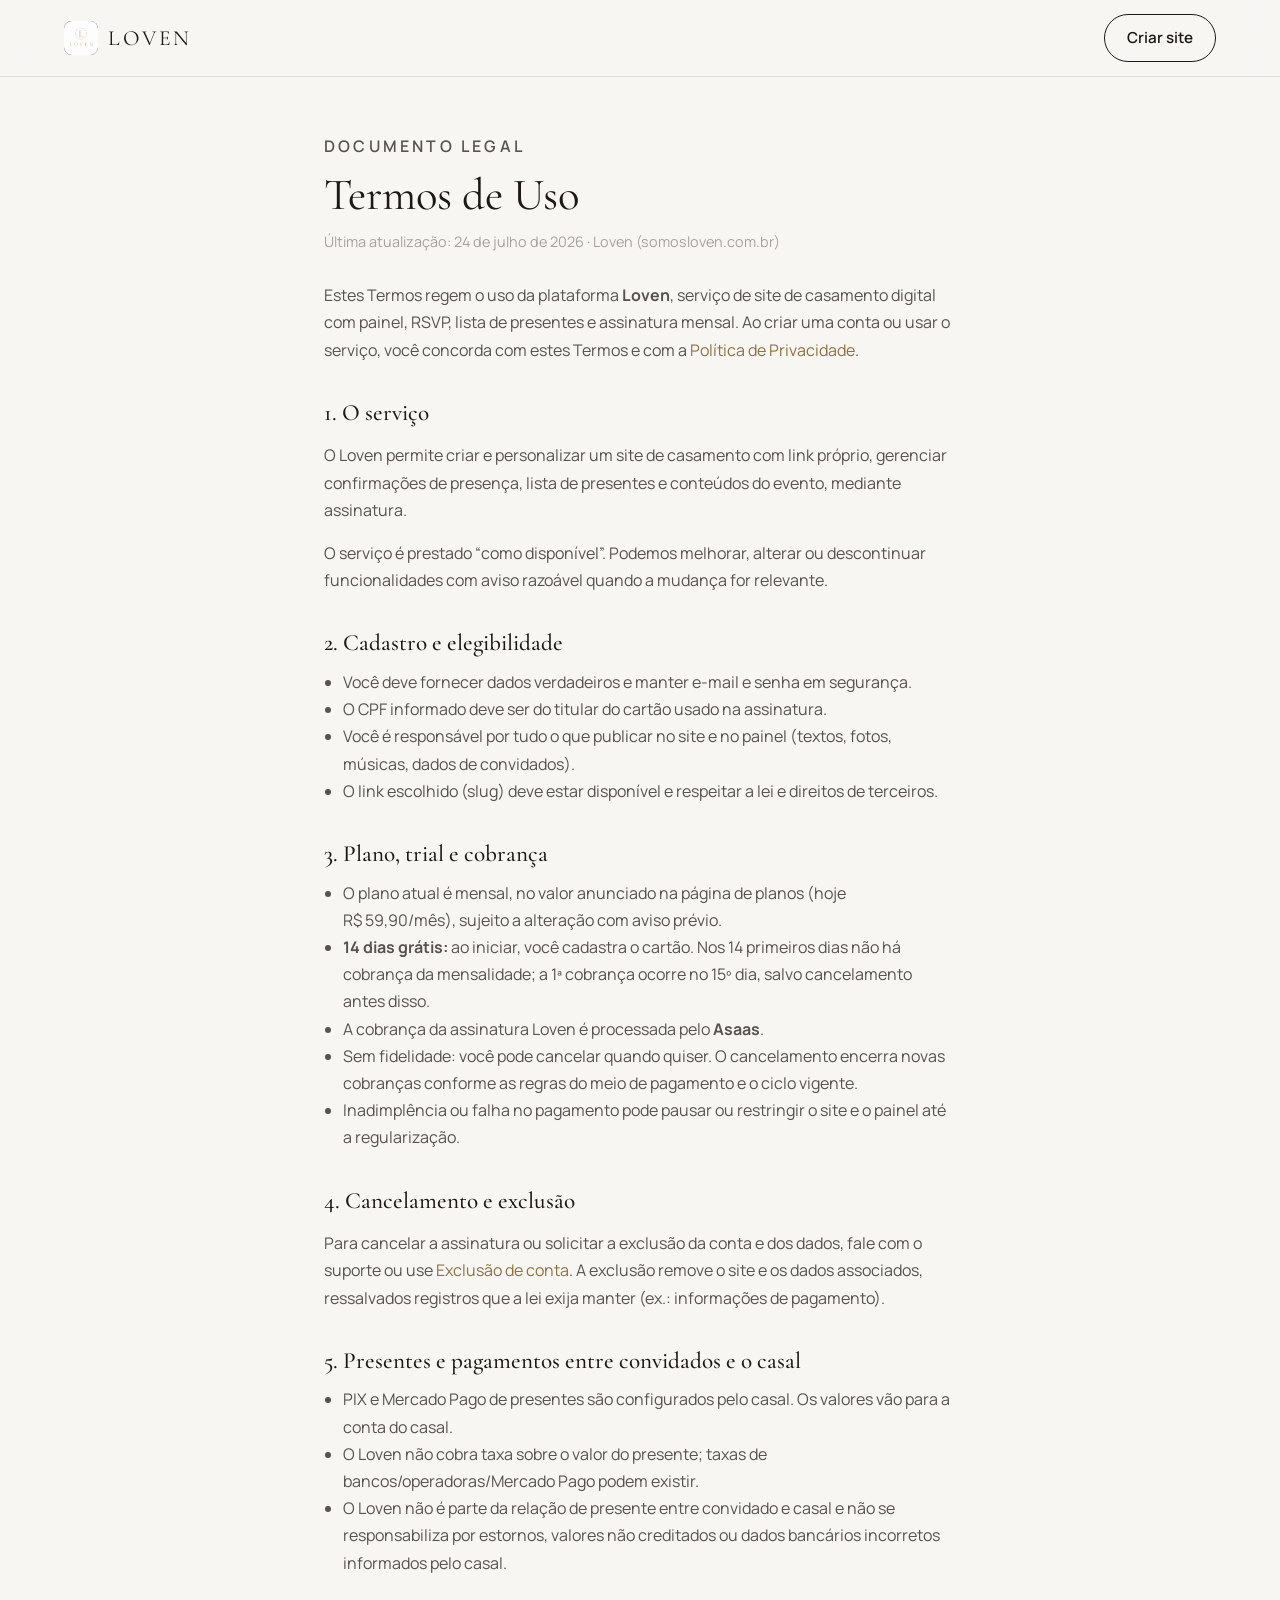
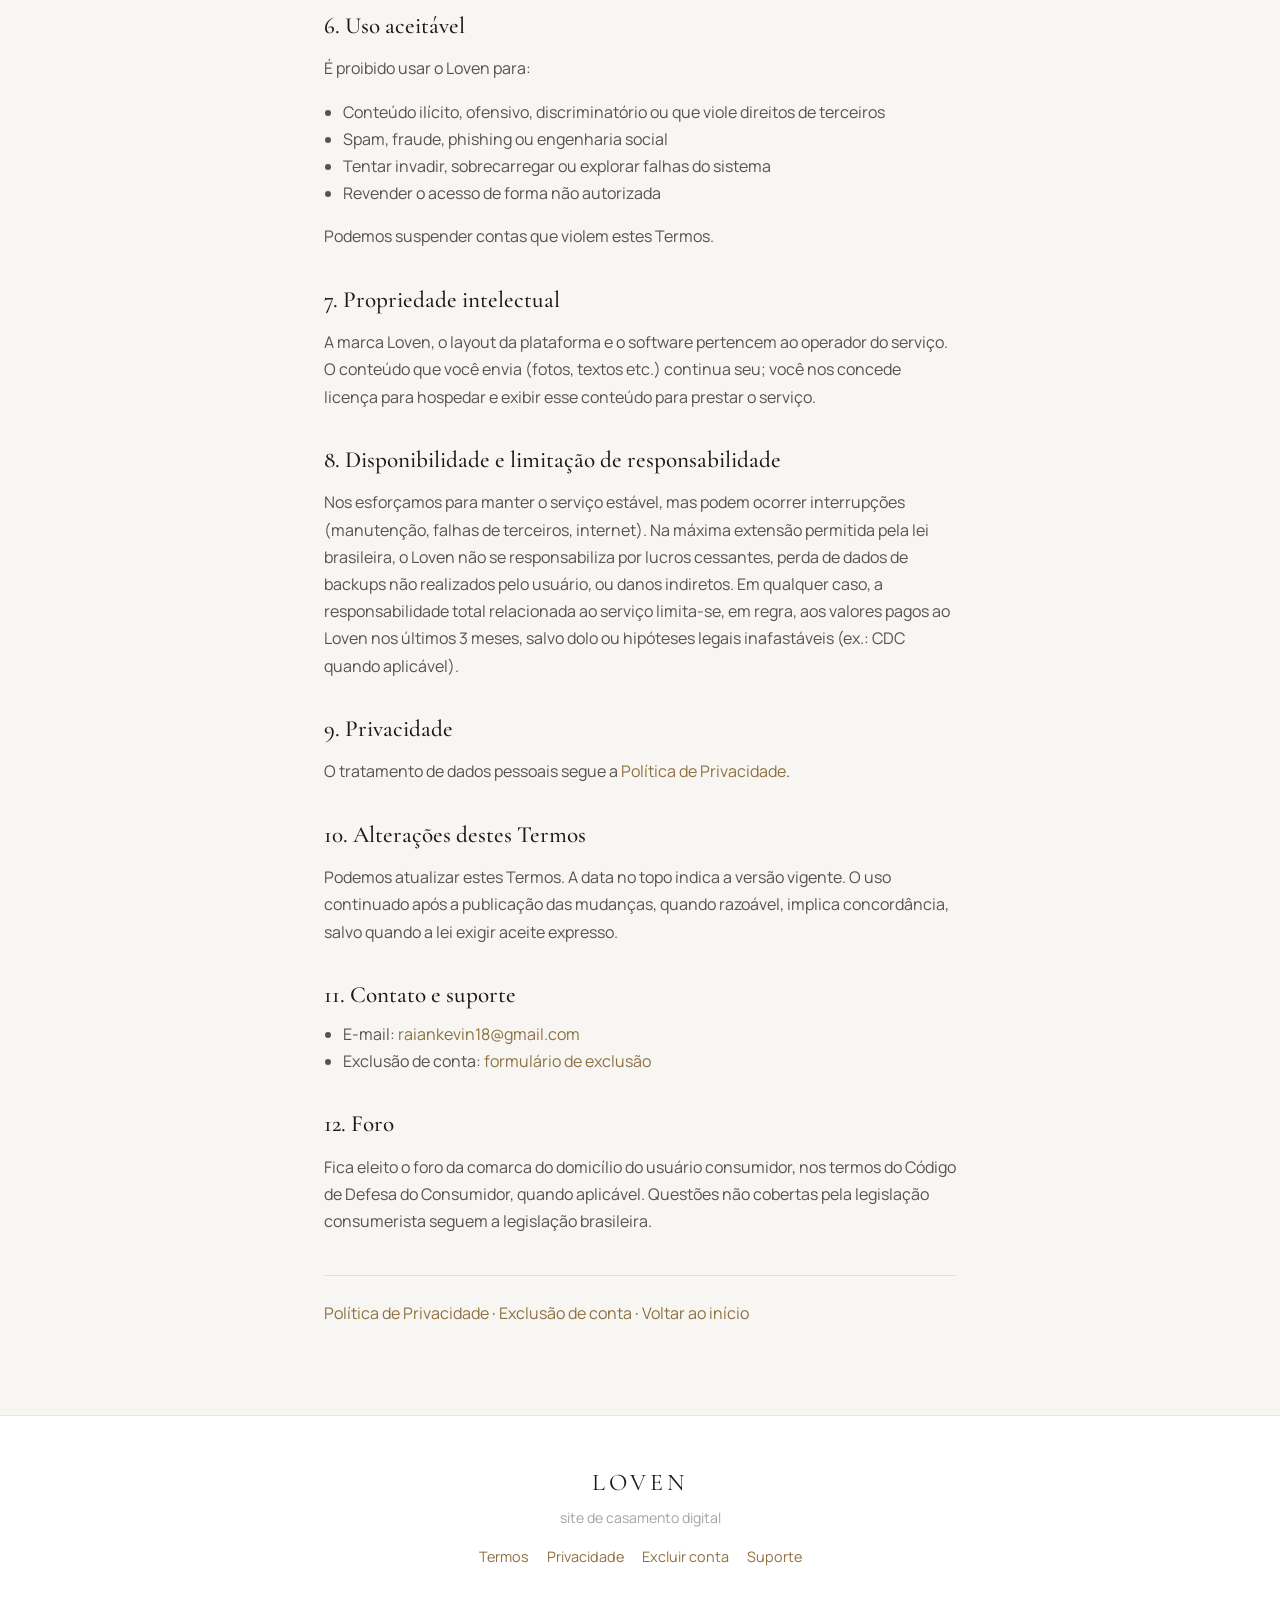
<file: termos.html>
<!DOCTYPE html>
<html lang="pt-BR">
<head>
    <meta charset="UTF-8">
    <meta name="viewport" content="width=device-width, initial-scale=1.0">
    <title>Termos de Uso · Loven</title>
    <meta name="description" content="Termos de Uso do Loven — regras do site de casamento digital, trial e assinatura.">
    <meta name="theme-color" content="#1a1612">
    <link rel="icon" href="/favicon.ico?v=2" sizes="any">
    <link rel="icon" type="image/svg+xml" href="imagens/favicon.svg?v=2">
    <link rel="preconnect" href="https://fonts.googleapis.com">
    <link rel="preconnect" href="https://fonts.gstatic.com" crossorigin>
    <link href="https://fonts.googleapis.com/css2?family=Cormorant+Garamond:ital,wght@0,400;0,500;0,600;1,400&family=Manrope:wght@400;500;600;700&display=swap" rel="stylesheet">
    <link rel="stylesheet" href="landing.css">
</head>
<body>
    <header class="topo">
        <a class="marca" href="./index.html">
            <img class="marca-logo" src="imagens/brand/loven-logo-monograma.png" alt="" width="36" height="36">
            <span class="marca-nome">Loven</span>
        </a>
        <nav>
            <a href="./index.html#comecar" class="btn-nav">Criar site</a>
        </nav>
    </header>

    <main class="pagina-legal">
        <p class="sec-kicker">Documento legal</p>
        <h1>Termos de Uso</h1>
        <p class="legal-meta">Última atualização: 24 de julho de 2026 · Loven (somosloven.com.br)</p>

        <p>
            Estes Termos regem o uso da plataforma <strong>Loven</strong>, serviço de site de casamento digital
            com painel, RSVP, lista de presentes e assinatura mensal. Ao criar uma conta ou usar o serviço,
            você concorda com estes Termos e com a <a href="./privacidade.html">Política de Privacidade</a>.
        </p>

        <h2>1. O serviço</h2>
        <p>
            O Loven permite criar e personalizar um site de casamento com link próprio, gerenciar confirmações
            de presença, lista de presentes e conteúdos do evento, mediante assinatura.
        </p>
        <p>
            O serviço é prestado “como disponível”. Podemos melhorar, alterar ou descontinuar funcionalidades
            com aviso razoável quando a mudança for relevante.
        </p>

        <h2>2. Cadastro e elegibilidade</h2>
        <ul>
            <li>Você deve fornecer dados verdadeiros e manter e-mail e senha em segurança.</li>
            <li>O CPF informado deve ser do titular do cartão usado na assinatura.</li>
            <li>Você é responsável por tudo o que publicar no site e no painel (textos, fotos, músicas, dados de convidados).</li>
            <li>O link escolhido (slug) deve estar disponível e respeitar a lei e direitos de terceiros.</li>
        </ul>

        <h2>3. Plano, trial e cobrança</h2>
        <ul>
            <li>O plano atual é mensal, no valor anunciado na página de planos (hoje R$&nbsp;59,90/mês), sujeito a alteração com aviso prévio.</li>
            <li><strong>14 dias grátis:</strong> ao iniciar, você cadastra o cartão. Nos 14 primeiros dias não há cobrança da mensalidade; a 1ª cobrança ocorre no 15º dia, salvo cancelamento antes disso.</li>
            <li>A cobrança da assinatura Loven é processada pelo <strong>Asaas</strong>.</li>
            <li>Sem fidelidade: você pode cancelar quando quiser. O cancelamento encerra novas cobranças conforme as regras do meio de pagamento e o ciclo vigente.</li>
            <li>Inadimplência ou falha no pagamento pode pausar ou restringir o site e o painel até a regularização.</li>
        </ul>

        <h2>4. Cancelamento e exclusão</h2>
        <p>
            Para cancelar a assinatura ou solicitar a exclusão da conta e dos dados, fale com o suporte ou use
            <a href="./exclusao-de-conta.html">Exclusão de conta</a>.
            A exclusão remove o site e os dados associados, ressalvados registros que a lei exija manter
            (ex.: informações de pagamento).
        </p>

        <h2>5. Presentes e pagamentos entre convidados e o casal</h2>
        <ul>
            <li>PIX e Mercado Pago de presentes são configurados pelo casal. Os valores vão para a conta do casal.</li>
            <li>O Loven não cobra taxa sobre o valor do presente; taxas de bancos/operadoras/Mercado Pago podem existir.</li>
            <li>O Loven não é parte da relação de presente entre convidado e casal e não se responsabiliza por estornos, valores não creditados ou dados bancários incorretos informados pelo casal.</li>
        </ul>

        <h2>6. Uso aceitável</h2>
        <p>É proibido usar o Loven para:</p>
        <ul>
            <li>Conteúdo ilícito, ofensivo, discriminatório ou que viole direitos de terceiros</li>
            <li>Spam, fraude, phishing ou engenharia social</li>
            <li>Tentar invadir, sobrecarregar ou explorar falhas do sistema</li>
            <li>Revender o acesso de forma não autorizada</li>
        </ul>
        <p>Podemos suspender contas que violem estes Termos.</p>

        <h2>7. Propriedade intelectual</h2>
        <p>
            A marca Loven, o layout da plataforma e o software pertencem ao operador do serviço.
            O conteúdo que você envia (fotos, textos etc.) continua seu; você nos concede licença para hospedar
            e exibir esse conteúdo para prestar o serviço.
        </p>

        <h2>8. Disponibilidade e limitação de responsabilidade</h2>
        <p>
            Nos esforçamos para manter o serviço estável, mas podem ocorrer interrupções (manutenção, falhas de
            terceiros, internet). Na máxima extensão permitida pela lei brasileira, o Loven não se responsabiliza
            por lucros cessantes, perda de dados de backups não realizados pelo usuário, ou danos indiretos.
            Em qualquer caso, a responsabilidade total relacionada ao serviço limita-se, em regra, aos valores
            pagos ao Loven nos últimos 3 meses, salvo dolo ou hipóteses legais inafastáveis (ex.: CDC quando aplicável).
        </p>

        <h2>9. Privacidade</h2>
        <p>
            O tratamento de dados pessoais segue a
            <a href="./privacidade.html">Política de Privacidade</a>.
        </p>

        <h2>10. Alterações destes Termos</h2>
        <p>
            Podemos atualizar estes Termos. A data no topo indica a versão vigente.
            O uso continuado após a publicação das mudanças, quando razoável, implica concordância,
            salvo quando a lei exigir aceite expresso.
        </p>

        <h2>11. Contato e suporte</h2>
        <ul>
            <li>E-mail: <a href="mailto:raiankevin18@gmail.com">raiankevin18@gmail.com</a></li>
            <li>Exclusão de conta: <a href="./exclusao-de-conta.html">formulário de exclusão</a></li>
        </ul>

        <h2>12. Foro</h2>
        <p>
            Fica eleito o foro da comarca do domicílio do usuário consumidor, nos termos do Código de Defesa do Consumidor,
            quando aplicável. Questões não cobertas pela legislação consumerista seguem a legislação brasileira.
        </p>

        <p class="legal-nav">
            <a href="./privacidade.html">Política de Privacidade</a>
            · <a href="./exclusao-de-conta.html">Exclusão de conta</a>
            · <a href="./index.html">Voltar ao início</a>
        </p>
    </main>

    <footer class="rodape">
        <p class="rodape-brand">Loven</p>
        <p class="rodape-tag">site de casamento digital</p>
        <p class="rodape-links">
            <a href="./termos.html">Termos</a>
            <a href="./privacidade.html">Privacidade</a>
            <a href="./exclusao-de-conta.html">Excluir conta</a>
            <a href="mailto:raiankevin18@gmail.com">Suporte</a>
        </p>
    </footer>
</body>
</html>
</file>
<file: landing.css>
/* Loven landing — clara, limpa (inspiração Caseaki) + marca Loven */
:root {
    --bg: #f7f6f3;
    --bg-soft: #ffffff;
    --bg-mute: #eeece7;
    --ink: #1c1917;
    --ink-soft: #57534e;
    --ink-faint: #a8a29e;
    --gold: #b08d4f;
    --gold-deep: #8f7040;
    --gold-soft: rgba(176, 141, 79, 0.12);
    --linha: rgba(28, 25, 23, 0.1);
    --ok: #3d7a4a;
    --erro: #b42318;
    --font-display: "Cormorant Garamond", Georgia, serif;
    --font-body: "Manrope", system-ui, sans-serif;
    --max: 1100px;
    --raio: 16px;
    --shadow: 0 18px 50px rgba(28, 25, 23, 0.08);
}

* { box-sizing: border-box; }
html { scroll-behavior: smooth; }

body {
    margin: 0;
    font-family: var(--font-body);
    color: var(--ink);
    background: var(--bg);
    line-height: 1.6;
    -webkit-font-smoothing: antialiased;
}

img { max-width: 100%; height: auto; display: block; }
a { color: var(--gold-deep); text-decoration: none; }
a:hover { text-decoration: underline; text-underline-offset: 3px; }

h1, h2, h3 {
    font-family: var(--font-display);
    font-weight: 500;
    line-height: 1.15;
    color: var(--ink);
    margin: 0 0 12px;
}
h1 { font-size: clamp(2.4rem, 6vw, 3.8rem); font-weight: 400; }
h2 { font-size: clamp(1.85rem, 4vw, 2.7rem); }
h3 { font-size: 1.2rem; }

.topo {
    position: sticky;
    top: 0;
    z-index: 40;
    display: flex;
    align-items: center;
    justify-content: space-between;
    gap: 16px;
    padding: 14px 5vw;
    background: rgba(247, 246, 243, 0.92);
    backdrop-filter: blur(12px);
    border-bottom: 1px solid var(--linha);
}

.marca {
    display: inline-flex;
    align-items: center;
    gap: 10px;
    color: var(--ink);
    text-decoration: none !important;
}
.marca-logo {
    width: 34px;
    height: 34px;
    object-fit: contain;
    border-radius: 8px;
    background: #1a1612;
}
.marca-nome {
    font-family: var(--font-display);
    font-size: 1.35rem;
    letter-spacing: 0.12em;
    text-transform: uppercase;
}

nav {
    display: flex;
    align-items: center;
    gap: 18px;
}
.nav-link {
    color: var(--ink-soft);
    font-size: 0.92rem;
    text-decoration: none !important;
}
.nav-link:hover { color: var(--ink); }
.link-entrar {
    color: var(--ink);
    font-weight: 500;
    font-size: 0.92rem;
    text-decoration: none !important;
}

.btn-primario,
.btn-nav,
.btn-ghost,
.btn-outline-dark {
    display: inline-flex;
    align-items: center;
    justify-content: center;
    min-height: 48px;
    padding: 0 22px;
    border-radius: 999px;
    font-family: var(--font-body);
    font-size: 0.95rem;
    font-weight: 600;
    cursor: pointer;
    text-decoration: none !important;
    border: 1px solid transparent;
    transition: transform 0.2s ease, background 0.2s ease, color 0.2s ease;
}
.btn-primario {
    background: var(--ink);
    color: #fff !important;
}
.btn-primario:hover { background: #000; transform: translateY(-1px); }
.btn-nav {
    background: transparent;
    border-color: var(--ink);
    color: var(--ink) !important;
}
.btn-ghost {
    background: transparent;
    border-color: var(--linha);
    color: var(--ink) !important;
}
.btn-outline-dark {
    background: transparent;
    border-color: var(--ink);
    color: var(--ink) !important;
}
.btn-full { width: 100%; }

.hero {
    display: grid;
    gap: 36px;
    max-width: var(--max);
    margin: 0 auto;
    padding: 56px 5vw 48px;
    background:
        radial-gradient(ellipse 80% 55% at 70% 10%, rgba(176, 141, 79, 0.16), transparent 55%),
        linear-gradient(180deg, #fff 0%, var(--bg) 100%);
}
.hero-copy {
    max-width: 640px;
    margin: 0 auto;
    text-align: center;
}
.hero-brand {
    margin: 0 0 10px;
    font-family: var(--font-display);
    font-size: clamp(1.6rem, 3vw, 2rem);
    letter-spacing: 0.22em;
    text-transform: uppercase;
    color: var(--ink);
}
.hero-copy h1 {
    margin-bottom: 16px;
}
.hero-lead {
    margin: 0 auto 24px;
    max-width: 520px;
    color: var(--ink-soft);
    font-size: 1.08rem;
}
.cta-row {
    display: flex;
    flex-wrap: wrap;
    gap: 12px;
    justify-content: center;
}
.trust-line {
    margin: 14px 0 0;
    color: var(--ink-soft);
    font-size: 0.88rem;
    text-align: center;
}
.trust-inline {
    margin-top: 10px;
    text-align: left;
}
.hero-visual {
    display: block;
    color: inherit;
    text-decoration: none !important;
    text-align: center;
}
.hero-visual .demo-stage {
    margin-top: 0;
}

.faixa-beneficios {
    overflow: hidden;
    border-block: 1px solid var(--linha);
    background: var(--bg-soft);
    padding: 14px 0;
}
.faixa-track {
    display: flex;
    gap: 40px;
    width: max-content;
    animation: faixa 28s linear infinite;
    color: var(--ink-soft);
    font-size: 0.9rem;
    font-weight: 500;
}
.faixa-track span::before {
    content: "·";
    margin-right: 40px;
    color: var(--gold);
}
@keyframes faixa {
    from { transform: translateX(0); }
    to { transform: translateX(-50%); }
}

.bloco {
    max-width: var(--max);
    margin: 0 auto;
    padding: 88px 5vw;
}
.sec-kicker {
    margin: 0 0 10px;
    color: var(--gold-deep);
    font-size: 0.75rem;
    letter-spacing: 0.2em;
    text-transform: uppercase;
    font-weight: 600;
}
.bloco-lead {
    margin: 0 0 28px;
    color: var(--ink-soft);
    max-width: 520px;
}

.revelar {
    opacity: 0;
    transform: translateY(18px);
    transition: opacity 0.7s ease, transform 0.7s ease;
}
.revelar.is-visible {
    opacity: 1;
    transform: none;
}

/* Demo mockups */
.demo-stage {
    position: relative;
    width: min(100%, 880px);
    margin: 16px auto 28px;
    aspect-ratio: 16 / 11;
    animation: demo-float 5.4s ease-in-out infinite;
}
.demo-laptop {
    position: absolute;
    left: 0;
    top: 4%;
    width: 78%;
    filter: drop-shadow(0 28px 50px rgba(0, 0, 0, 0.18));
}
.demo-laptop-lid {
    background: linear-gradient(160deg, #3a3a3c 0%, #1c1c1e 55%, #0d0d0e 100%);
    border-radius: 12px 12px 0 0;
    padding: 1.6% 1.6% 0;
}
.demo-laptop-bezel {
    background: #050505;
    border-radius: 6px 6px 0 0;
    overflow: hidden;
    line-height: 0;
}
.demo-laptop-screen {
    width: 100%;
    aspect-ratio: 16 / 10;
    object-fit: cover;
    object-position: center 28%;
}
.demo-laptop-base {
    position: relative;
    height: 10px;
    margin: 0 -1.8% 0;
    background: linear-gradient(180deg, #c8c8cc 0%, #8e8e93 45%, #6b6b70 100%);
    border-radius: 0 0 10px 10px;
}
.demo-laptop-notch {
    position: absolute;
    left: 50%;
    top: 0;
    transform: translateX(-50%);
    width: 16%;
    height: 5px;
    background: #5c5c60;
    border-radius: 0 0 6px 6px;
}
.demo-phone {
    position: absolute;
    right: 2%;
    bottom: 2%;
    width: min(28%, 168px);
    aspect-ratio: 9 / 19.5;
    background: #111;
    border: 2px solid #2c2c2e;
    border-radius: 28px;
    padding: 7px 6px;
    box-shadow: 0 24px 48px rgba(0, 0, 0, 0.25);
    overflow: hidden;
    z-index: 2;
}
.demo-phone-island {
    position: absolute;
    top: 12px;
    left: 50%;
    transform: translateX(-50%);
    width: 34%;
    height: 10px;
    background: #000;
    border-radius: 999px;
    z-index: 3;
}
.demo-phone-screen {
    width: 100%;
    height: 100%;
    object-fit: cover;
    object-position: center top;
    border-radius: 20px;
}
.demo-cta {
    display: inline-block;
    color: var(--gold-deep);
    font-weight: 600;
    letter-spacing: 0.03em;
}
@keyframes demo-float {
    0%, 100% { transform: translateY(0); }
    50% { transform: translateY(-12px); }
}
@media (min-width: 901px) {
    .demo-phone {
        width: min(34%, 210px);
        bottom: 11%;
        right: 14%;
        border-radius: 30px;
        padding: 8px 7px;
    }
}

.bloco-prova {
    background: linear-gradient(180deg, rgba(176, 141, 79, 0.05), transparent);
}
.prova-grid {
    display: grid;
    grid-template-columns: repeat(3, 1fr);
    gap: 18px;
    margin-top: 8px;
}
.prova-card {
    margin: 0;
    padding: 26px 22px;
    background: var(--bg-soft);
    border: 1px solid var(--linha);
    border-radius: var(--raio);
    box-shadow: var(--shadow);
}
.prova-card blockquote {
    margin: 0 0 16px;
    font-family: var(--font-display);
    font-size: 1.25rem;
    line-height: 1.35;
    color: var(--ink);
}
.prova-card figcaption {
    display: flex;
    align-items: center;
    gap: 12px;
    color: var(--ink-soft);
    font-size: 0.88rem;
    font-weight: 600;
}
.prova-avatar {
    width: 44px;
    height: 44px;
    border-radius: 50%;
    object-fit: cover;
    object-position: center top;
    flex-shrink: 0;
    border: 2px solid #fff;
    box-shadow: 0 0 0 1px var(--linha);
}
.prova-nota {
    margin: 28px 0 0;
    text-align: center;
    color: var(--ink-soft);
    font-size: 0.95rem;
}

.bloco-intro { padding-top: 40px; }
.intro-grid {
    display: grid;
    grid-template-columns: 1.1fr 0.9fr;
    gap: 40px;
    align-items: end;
    margin-bottom: 36px;
}
.intro-texto { font-size: 1.05rem; }
.intro-cards {
    display: grid;
    grid-template-columns: repeat(3, 1fr);
    gap: 18px;
}
.intro-cards article,
.features article {
    background: var(--bg-soft);
    border: 1px solid var(--linha);
    border-radius: var(--raio);
    padding: 24px 22px;
    box-shadow: var(--shadow);
}
.intro-cards p,
.features p {
    margin: 0;
    color: var(--ink-soft);
    font-size: 0.95rem;
}

.features {
    display: grid;
    grid-template-columns: repeat(3, 1fr);
    gap: 18px;
    margin-top: 32px;
}

.passos {
    list-style: none;
    margin: 36px 0 0;
    padding: 0;
    display: grid;
    grid-template-columns: repeat(4, 1fr);
    gap: 18px;
}
.passos li {
    background: var(--bg-soft);
    border: 1px solid var(--linha);
    border-radius: var(--raio);
    padding: 24px 20px;
}
.passo-num {
    display: inline-flex;
    width: 32px;
    height: 32px;
    align-items: center;
    justify-content: center;
    border-radius: 50%;
    background: var(--gold-soft);
    color: var(--gold-deep);
    font-weight: 700;
    font-size: 0.85rem;
    margin-bottom: 14px;
}
.passos p { margin: 0; color: var(--ink-soft); font-size: 0.92rem; }

.bloco-planos {
    background: linear-gradient(180deg, transparent, rgba(176, 141, 79, 0.06));
}
.plano-unico {
    max-width: 480px;
    margin: 8px auto 0;
}
.plano-unico .trust-line {
    margin-top: 12px;
}
.plano-card {
    position: relative;
    background: var(--bg-soft);
    border: 1px solid var(--linha);
    border-radius: 22px;
    padding: 28px 24px 24px;
    box-shadow: var(--shadow);
}
.plano-destaque {
    border-color: rgba(176, 141, 79, 0.45);
    background: linear-gradient(180deg, #fff 0%, #fbf7ef 100%);
}
.plano-badge {
    position: absolute;
    top: 16px;
    right: 16px;
    margin: 0;
    padding: 8px 12px;
    border-radius: 999px;
    background: rgb(14, 175, 14);
    color: #fff;
    font-size: 0.78rem;
    font-weight: 700;
    letter-spacing: 0.04em;
    text-transform: uppercase;
}
.plano-eyebrow {
    margin: 0 0 4px;
    color: var(--gold-deep);
    font-size: 0.8rem;
    font-weight: 700;
    letter-spacing: 0.14em;
    text-transform: uppercase;
}
.plano-preco {
    font-family: var(--font-display);
    font-size: clamp(2.6rem, 5vw, 3.4rem);
    margin: 8px 0 6px;
    line-height: 1;
}
.plano-preco span {
    font-family: var(--font-body);
    font-size: 1rem;
    color: var(--ink-soft);
    font-weight: 500;
}
.plano-sub {
    margin: 0 0 18px;
    color: var(--ink-soft);
    font-size: 0.95rem;
}
.plano-card ul {
    margin: 0 0 22px;
    padding: 0;
    list-style: none;
}
.plano-card li {
    position: relative;
    padding: 8px 0 8px 22px;
    color: var(--ink-soft);
    font-size: 0.94rem;
    border-top: 1px solid var(--linha);
}
.plano-card li::before {
    content: "";
    position: absolute;
    left: 0;
    top: 15px;
    width: 8px;
    height: 8px;
    border-radius: 50%;
    background: var(--gold);
}

.faq { display: grid; gap: 10px; margin-top: 24px; }
.faq details {
    background: var(--bg-soft);
    border: 1px solid var(--linha);
    border-radius: 14px;
    padding: 16px 18px;
}
.faq summary {
    cursor: pointer;
    font-weight: 600;
    list-style: none;
}
.faq summary::-webkit-details-marker { display: none; }
.faq p { margin: 10px 0 0; color: var(--ink-soft); }

.checkout {
    max-width: 640px;
}
.form-checkout {
    background: var(--bg-soft);
    border: 1px solid var(--linha);
    border-radius: 22px;
    padding: 28px 24px;
    box-shadow: var(--shadow);
}
.form-progress {
    display: grid;
    grid-template-columns: 1fr 1fr;
    gap: 8px;
    margin-bottom: 18px;
}
.form-progress-step {
    padding: 10px 12px;
    border-radius: 999px;
    border: 1px solid var(--linha);
    text-align: center;
    font-size: 0.82rem;
    font-weight: 600;
    color: var(--ink-soft);
    background: var(--bg);
}
.form-progress-step.is-active {
    background: var(--ink);
    border-color: var(--ink);
    color: #fff;
}
.checkout-step[hidden] { display: none !important; }
.step-hint {
    margin: 0 0 8px;
    color: var(--ink-soft);
    font-size: 0.92rem;
}
.checkout-step .btn-ghost {
    margin-top: 10px;
}
.form-checkout label {
    display: block;
    margin: 14px 0 6px;
    font-size: 0.86rem;
    font-weight: 600;
    color: var(--ink-soft);
}
.form-checkout input {
    width: 100%;
    min-height: 46px;
    border: 1px solid var(--linha);
    border-radius: 12px;
    padding: 0 14px;
    font: inherit;
    background: #fff;
    color: var(--ink);
}
.linha {
    display: grid;
    grid-template-columns: 1fr 1fr;
    gap: 12px;
}
.slug-row {
    display: flex;
    align-items: stretch;
    border: 1px solid var(--linha);
    border-radius: 12px;
    overflow: hidden;
    background: #fff;
}
.slug-prefix {
    display: flex;
    align-items: center;
    padding: 0 12px;
    background: var(--bg-mute);
    color: var(--ink-soft);
    font-size: 0.78rem;
    white-space: nowrap;
}
.slug-row input {
    border: 0;
    border-radius: 0;
}
.termos {
    margin: 16px 0;
    color: var(--ink-soft);
    font-size: 0.88rem;
}
.msg {
    margin: 14px 0 0;
    font-size: 0.92rem;
}
.msg.ok { color: var(--ok); }
.msg.erro { color: var(--erro); }
.ja-tem {
    text-align: center;
    margin-top: 18px;
    color: var(--ink-soft);
}
.ajuda-criar {
    text-align: center;
    margin: 10px 0 0;
    color: var(--ink-faint);
    font-size: 0.88rem;
}
.ajuda-criar a {
    color: var(--ink-soft);
    text-decoration: underline;
    text-underline-offset: 2px;
}

.rodape {
    padding: 48px 5vw 56px;
    text-align: center;
    border-top: 1px solid var(--linha);
    background: #fff;
}
.rodape-brand {
    font-family: var(--font-display);
    font-size: 1.5rem;
    letter-spacing: 0.16em;
    text-transform: uppercase;
    margin: 0 0 4px;
}
.rodape-tag {
    margin: 0 0 16px;
    color: var(--ink-faint);
    font-size: 0.88rem;
}
.rodape-links {
    display: flex;
    justify-content: center;
    gap: 18px;
    flex-wrap: wrap;
    margin: 0;
    font-size: 0.9rem;
}
.rodape-suporte {
    margin: 14px 0 0;
    color: var(--ink-soft);
    font-size: 0.88rem;
}

.pagina-legal {
    max-width: 760px;
    margin: 0 auto;
    padding: 56px 5vw 72px;
}
.pagina-legal h1 {
    font-size: clamp(2rem, 4vw, 2.8rem);
    margin-bottom: 8px;
}
.pagina-legal h2 {
    margin-top: 36px;
    font-size: 1.45rem;
}
.pagina-legal h3 {
    margin-top: 22px;
    font-size: 1.1rem;
}
.pagina-legal p,
.pagina-legal li {
    color: var(--ink-soft);
    font-size: 1rem;
    line-height: 1.7;
}
.pagina-legal ul {
    padding-left: 1.2em;
    margin: 0 0 16px;
}
.legal-meta {
    margin: 0 0 28px !important;
    color: var(--ink-faint) !important;
    font-size: 0.9rem !important;
}
.legal-callout {
    background: var(--bg-soft);
    border: 1px solid var(--linha);
    border-radius: var(--raio);
    padding: 20px 22px;
    margin: 24px 0 32px;
    box-shadow: var(--shadow);
}
.legal-callout p { margin: 0 0 12px; }
.legal-callout p:last-child { margin-bottom: 0; }
.legal-nav {
    margin-top: 40px !important;
    padding-top: 24px;
    border-top: 1px solid var(--linha);
}
.form-exclusao textarea {
    width: 100%;
    border: 1px solid var(--linha);
    border-radius: 12px;
    padding: 12px 14px;
    font: inherit;
    background: #fff;
    color: var(--ink);
    resize: vertical;
}
.check-linha {
    display: flex !important;
    align-items: flex-start;
    gap: 10px;
    margin: 18px 0 !important;
    font-weight: 500 !important;
    color: var(--ink-soft) !important;
    cursor: pointer;
}
.check-linha input {
    width: auto !important;
    min-height: auto !important;
    margin-top: 4px;
}

@media (max-width: 900px) {
    .nav-link { display: none; }
    .intro-grid,
    .intro-cards,
    .features,
    .passos,
    .prova-grid { grid-template-columns: 1fr; }
    .demo-stage { width: min(100%, 700px); }
    .demo-phone { width: min(30%, 140px); border-radius: 22px; }
}
@media (max-width: 560px) {
    .topo { padding: 12px 4vw; }
    .hero { padding: 56px 5vw 40px; }
    .bloco { padding: 64px 5vw; }
    .linha { grid-template-columns: 1fr; }
    .cta-row { flex-direction: column; }
    .cta-row .btn-primario,
    .cta-row .btn-ghost { width: 100%; }
    .demo-stage { width: 100%; aspect-ratio: 16 / 12; }
    .demo-laptop { width: 82%; }
    .demo-phone {
        width: min(32%, 112px);
        right: 0;
        bottom: 0;
        border-radius: 18px;
        padding: 5px 4px;
    }
}
@media (prefers-reduced-motion: reduce) {
    .demo-stage,
    .faixa-track,
    .revelar { animation: none !important; transition: none !important; }
    .revelar { opacity: 1; transform: none; }
}
</file>
